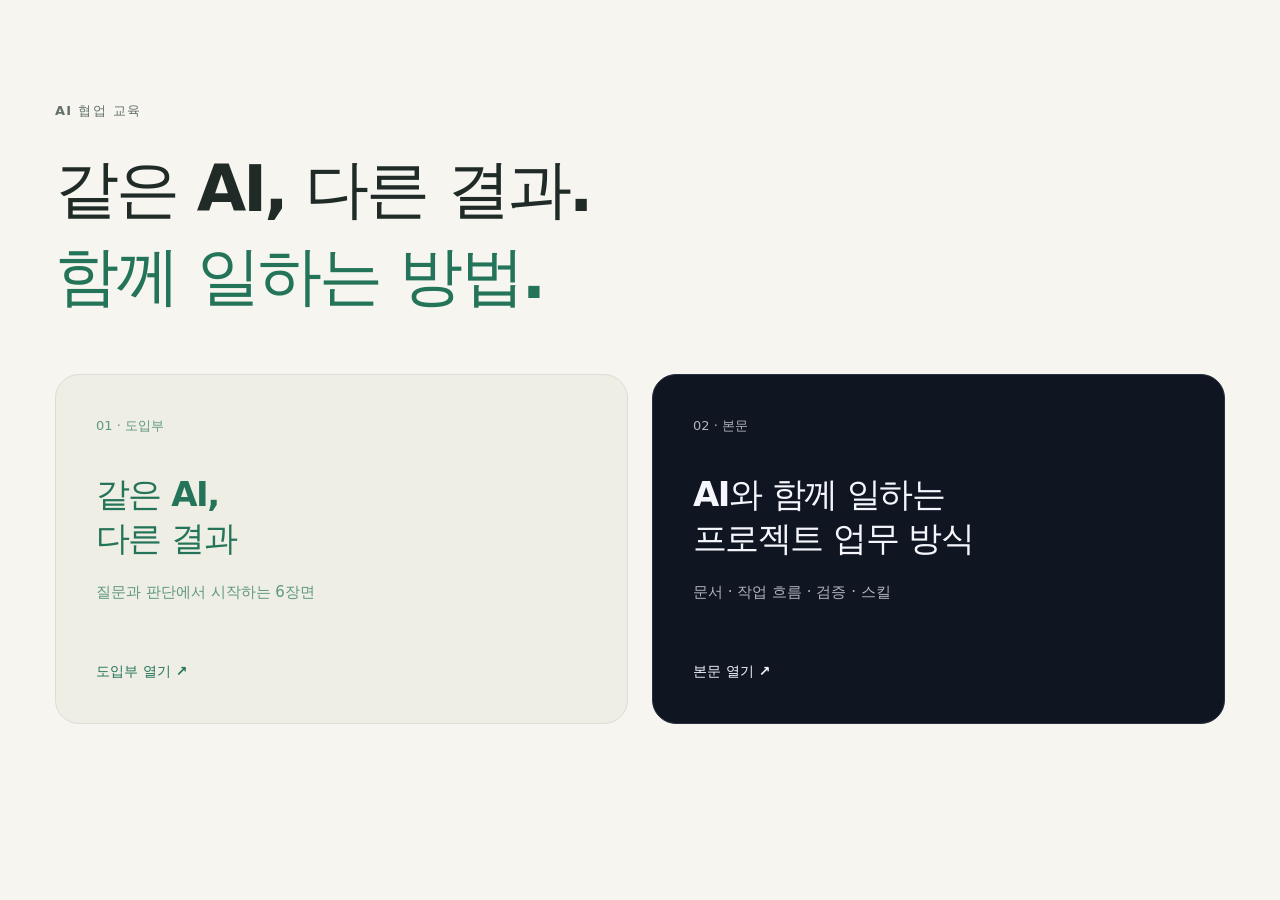
<file: index.html>
<!doctype html><html lang="ko"><head><meta charset="utf-8"><meta name="viewport" content="width=device-width,initial-scale=1"><title>AI 협업 교육</title><meta name="generator-skill" content="html-presentation-design-system"><link rel="stylesheet" href="assets/presentation.css"></head><body class="theme-light"><main class="launch-page"><p class="eyebrow">AI 협업 교육</p><h1>같은 AI, 다른 결과.<br><em>함께 일하는 방법.</em></h1><div class="launch-grid"><a class="launch-card light-preview" href="01_intro.html"><span>01 · 도입부</span><h2>같은 AI,<br>다른 결과</h2><p>질문과 판단에서 시작하는 6장면</p><b>도입부 열기 ↗</b></a><a class="launch-card dark-preview" href="02_briefing.html"><span>02 · 본문</span><h2>AI와 함께 일하는<br>프로젝트 업무 방식</h2><p>문서 · 작업 흐름 · 검증 · 스킬</p><b>본문 열기 ↗</b></a></div></main></body></html>
</file>
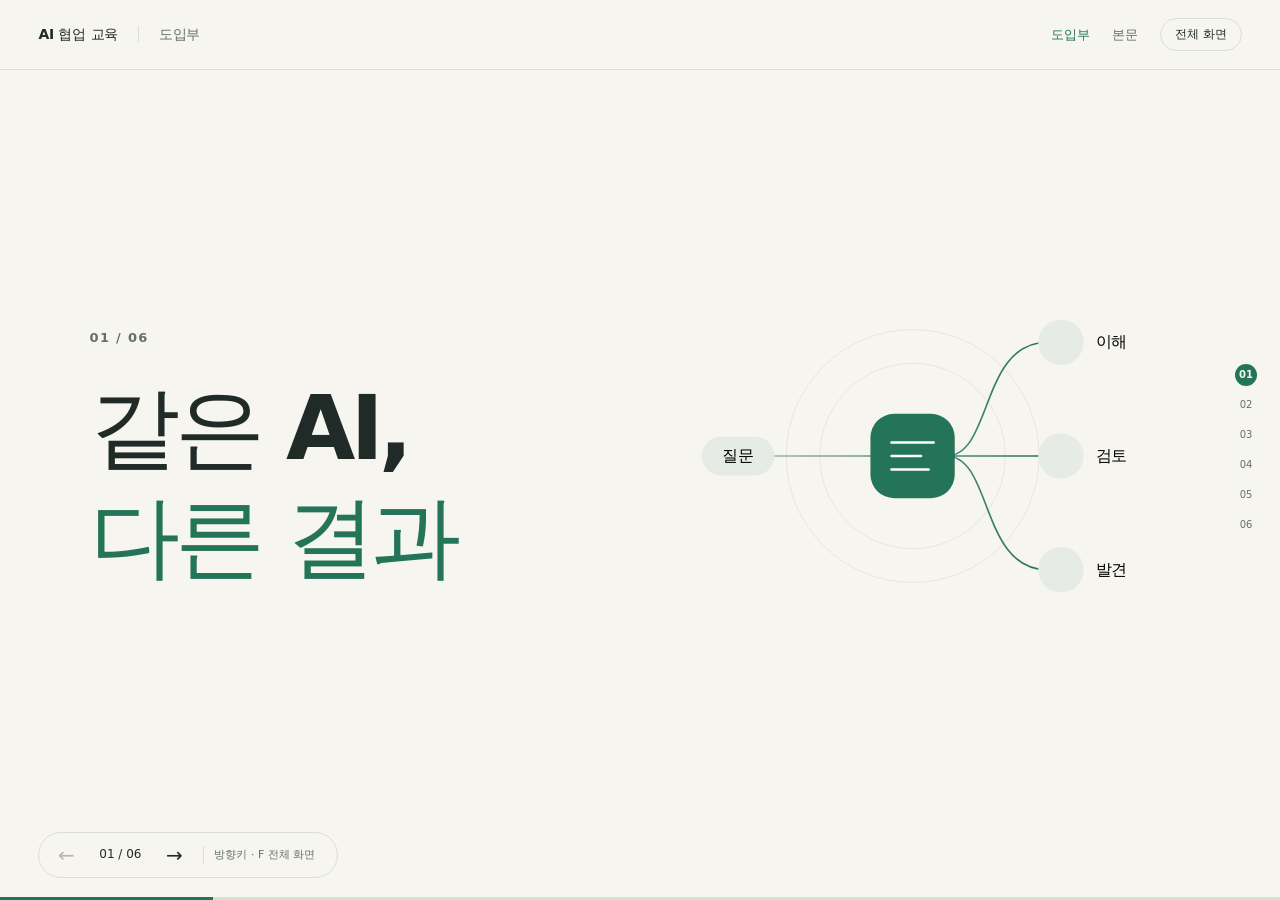
<file: 01_intro.html>
<!doctype html>
<html lang="ko"><head><meta charset="utf-8"><meta name="viewport" content="width=device-width,initial-scale=1">
<meta name="generator-skill" content="html-presentation-design-system"><title>같은 AI, 다른 결과 · AI 협업 교육</title>
<link rel="stylesheet" href="assets/presentation.css"></head>
<body class="theme-light" data-mode="slides">
<a class="skip-link" href="#main">본문으로 이동</a>
<header class="topbar"><a href="index.html" class="brand">AI 협업 교육<span>도입부</span></a><nav aria-label="자료 이동"><a href="01_intro.html" aria-current="page">도입부</a><a href="02_briefing.html" >본문</a><button type="button" id="fullscreen" aria-label="전체 화면 전환">전체 화면</button></nav></header>
<main id="main"><section class="intro-scene cover" id="scene-1" aria-labelledby="title-1"><div class="scene-inner"><div class="scene-copy"><p class="eyebrow">01 / 06</p><h1 id="title-1">같은 AI,<br><em>다른 결과</em></h1></div><div class="scene-art"><svg class="concept-art" viewBox="0 0 600 420" role="img" aria-label="같은 AI에서 이해, 검토, 발견으로 갈라지는 결과" xmlns="http://www.w3.org/2000/svg"><defs><linearGradient id="fade" x1="0" x2="1"><stop stop-color="#a5b8ac"/><stop offset="1" stop-color="#24745a"/></linearGradient></defs>
<circle cx="270" cy="210" r="150" fill="none" stroke="#e2e4db"/><circle cx="270" cy="210" r="110" fill="none" stroke="#e2e4db"/>
<path d="M70 210H230 M310 210C365 210 350 75 430 75 M310 210H430 M310 210C365 210 350 345 430 345" fill="none" stroke="url(#fade)" stroke-width="2"/>
<rect x="20" y="187" width="86" height="46" rx="23" fill="#e6ece5"/><text x="63" y="216" text-anchor="middle">질문</text>
<rect x="220" y="160" width="100" height="100" rx="28" fill="#24745a"/><path d="M245 194h50M245 210h35M245 226h44" stroke="#fff" stroke-width="3" stroke-linecap="round"/>
<circle cx="446" cy="75" r="27" fill="#e6ece5"/><circle cx="446" cy="210" r="27" fill="#e6ece5"/><circle cx="446" cy="345" r="27" fill="#e6ece5"/>
<text x="487" y="81">이해</text><text x="487" y="216">검토</text><text x="487" y="351">발견</text></svg></div></div></section><section class="intro-scene " id="scene-2" aria-labelledby="title-2"><div class="scene-inner"><div class="scene-copy"><p class="eyebrow">02 / 06</p><h1 id="title-2">유창한 말만으로<br>판단하기는<br><em>어렵습니다.</em></h1><p class=lead>LLM도 언어를 다룹니다. 방대한 지식을 학습했고, 때로는 전문가 못지않은 답변을 만들어냅니다.</p></div><div class="scene-art"><div class="answer-illustration"><div class="paper-sheet"><span class="paper-label">AI의 답변</span><i></i><i></i><i class="short"></i><i></i><i class="marked"></i><i class="short"></i><div class="review-ring" aria-hidden="true">?</div></div><p class="art-caption">내용을 확인하는 과정</p></div></div></div></section><section class="intro-scene " id="scene-3" aria-labelledby="title-3"><div class="scene-inner"><div class="scene-copy"><p class="eyebrow">03 / 06</p><h1 id="title-3">뉴턴이나<br>아인슈타인이<br><em>같은 AI를 쓴다면?</em></h1><p class=lead>그들이 가진 지식과 문제를 보는 관점이 다르기 때문에, 질문도 답변을 활용하는 방식도 달라질 것입니다.</p></div><div class="scene-art"><svg class="concept-art" viewBox="0 0 600 420" role="img" aria-label="뉴턴과 아인슈타인이 같은 AI에 서로 다른 질문을 하는 가정" xmlns="http://www.w3.org/2000/svg"><path d="M145 110C250 110 250 210 330 210M145 310C250 310 250 210 330 210" fill="none" stroke="#a8bdb1" stroke-width="2"/>
<circle cx="125" cy="110" r="58" fill="#e6ece5"/><circle cx="125" cy="310" r="58" fill="#e6ece5"/>
<path d="M115 88c12-18 34 1 19 15-9 7-10 10-10 18m0 12v2M115 288c12-18 34 1 19 15-9 7-10 10-10 18m0 12v2" stroke="#24745a" fill="none" stroke-width="3" stroke-linecap="round"/>
<text x="125" y="195" text-anchor="middle">뉴턴</text><text x="125" y="395" text-anchor="middle">아인슈타인</text>
<rect x="330" y="160" width="130" height="100" rx="25" fill="#24745a"/><text x="395" y="218" text-anchor="middle" fill="white">같은 AI</text><path d="M470 210H550" stroke="#a8bdb1" stroke-width="2"/><text x="565" y="219" fill="#24745a" font-size="35">?</text></svg></div></div></section><section class="intro-scene wide-art" id="scene-4" aria-labelledby="title-4"><div class="scene-inner"><div class="scene-copy"><p class="eyebrow">04 / 06</p><h1 id="title-4">같은 답변,<br><em>세 가지 반응</em></h1><p class=lead>AI와 나누는 대화에는 우리가 아는 것과 놓치고 있는 것이 함께 드러납니다. 그런 점에서 거울과 닮은 구석이 있습니다.</p></div><div class="scene-art"><div class="reaction-map"><div class="answer-node">같은 답변</div><div class="branch-lines" aria-hidden="true"></div><div class="reactions"><div><span>01</span><b>그대로 사용</b></div><div><span>02</span><b>오류 발견</b></div><div><span>03</span><b>새로운 질문</b></div></div></div></div></div></section><section class="intro-scene wide-art" id="scene-5" aria-labelledby="title-5"><div class="scene-inner"><div class="scene-copy"><p class="eyebrow">05 / 06</p><h1 id="title-5">확인하지 못한 결과도<br>다음 업무의<br><em>기준이 될 수 있습니다.</em></h1><p class=lead>질문한 사람도 승인하는 사람도 오류를 알아보지 못하면, 잘못된 결과가 다음 담당자에게 전달될 수 있습니다.</p></div><div class="scene-art"><div class="handoff"><div>초안</div><span aria-hidden="true">→</span><div>승인</div><span aria-hidden="true">→</span><div>다음 담당자</div></div><div class="missing-check"><span aria-hidden="true">!</span>검토가 빠진 채 전달되는 결과</div></div></div></section><section class="intro-scene " id="scene-6" aria-labelledby="title-6"><div class="scene-inner"><div class="scene-copy"><p class="eyebrow">06 / 06</p><h1 id="title-6">함께 일하려면<br><em>판단 기준을<br>공유해야 합니다.</em></h1><p class=lead>우리가 AI 협업을 위해 문서와 작업 기준을 만드는 이유도 여기에 있습니다.</p><a class="primary-link" href="02_briefing.html">실제 업무 방식 살펴보기 <span aria-hidden="true">↗</span></a></div><div class="scene-art"><div class="shared-standard"><span>기획</span><span>디자인</span><div class="standard-core"><b>공통 기준</b><small>문서 · 작업 · 검증 · 기록</small></div><span>개발 · QA</span><span>PM</span></div></div></div></section></main>
<nav class="deck-controls" aria-label="발표 이동"><button id="prev" type="button" aria-label="이전 장면">←</button><span id="counter" aria-live="polite">01 / 06</span><button id="next" type="button" aria-label="다음 장면">→</button><span class="control-hint">방향키 · F 전체 화면</span></nav>
<nav class="chapter-nav" aria-label="장면 선택"><a href="#scene-1" aria-label="1번째 장면"><span>01</span></a><a href="#scene-2" aria-label="2번째 장면"><span>02</span></a><a href="#scene-3" aria-label="3번째 장면"><span>03</span></a><a href="#scene-4" aria-label="4번째 장면"><span>04</span></a><a href="#scene-5" aria-label="5번째 장면"><span>05</span></a><a href="#scene-6" aria-label="6번째 장면"><span>06</span></a></nav>
<div class="progress-track" aria-hidden="true"><span id="progress"></span></div>
<script src="assets/presentation.js"></script></body></html>
</file>
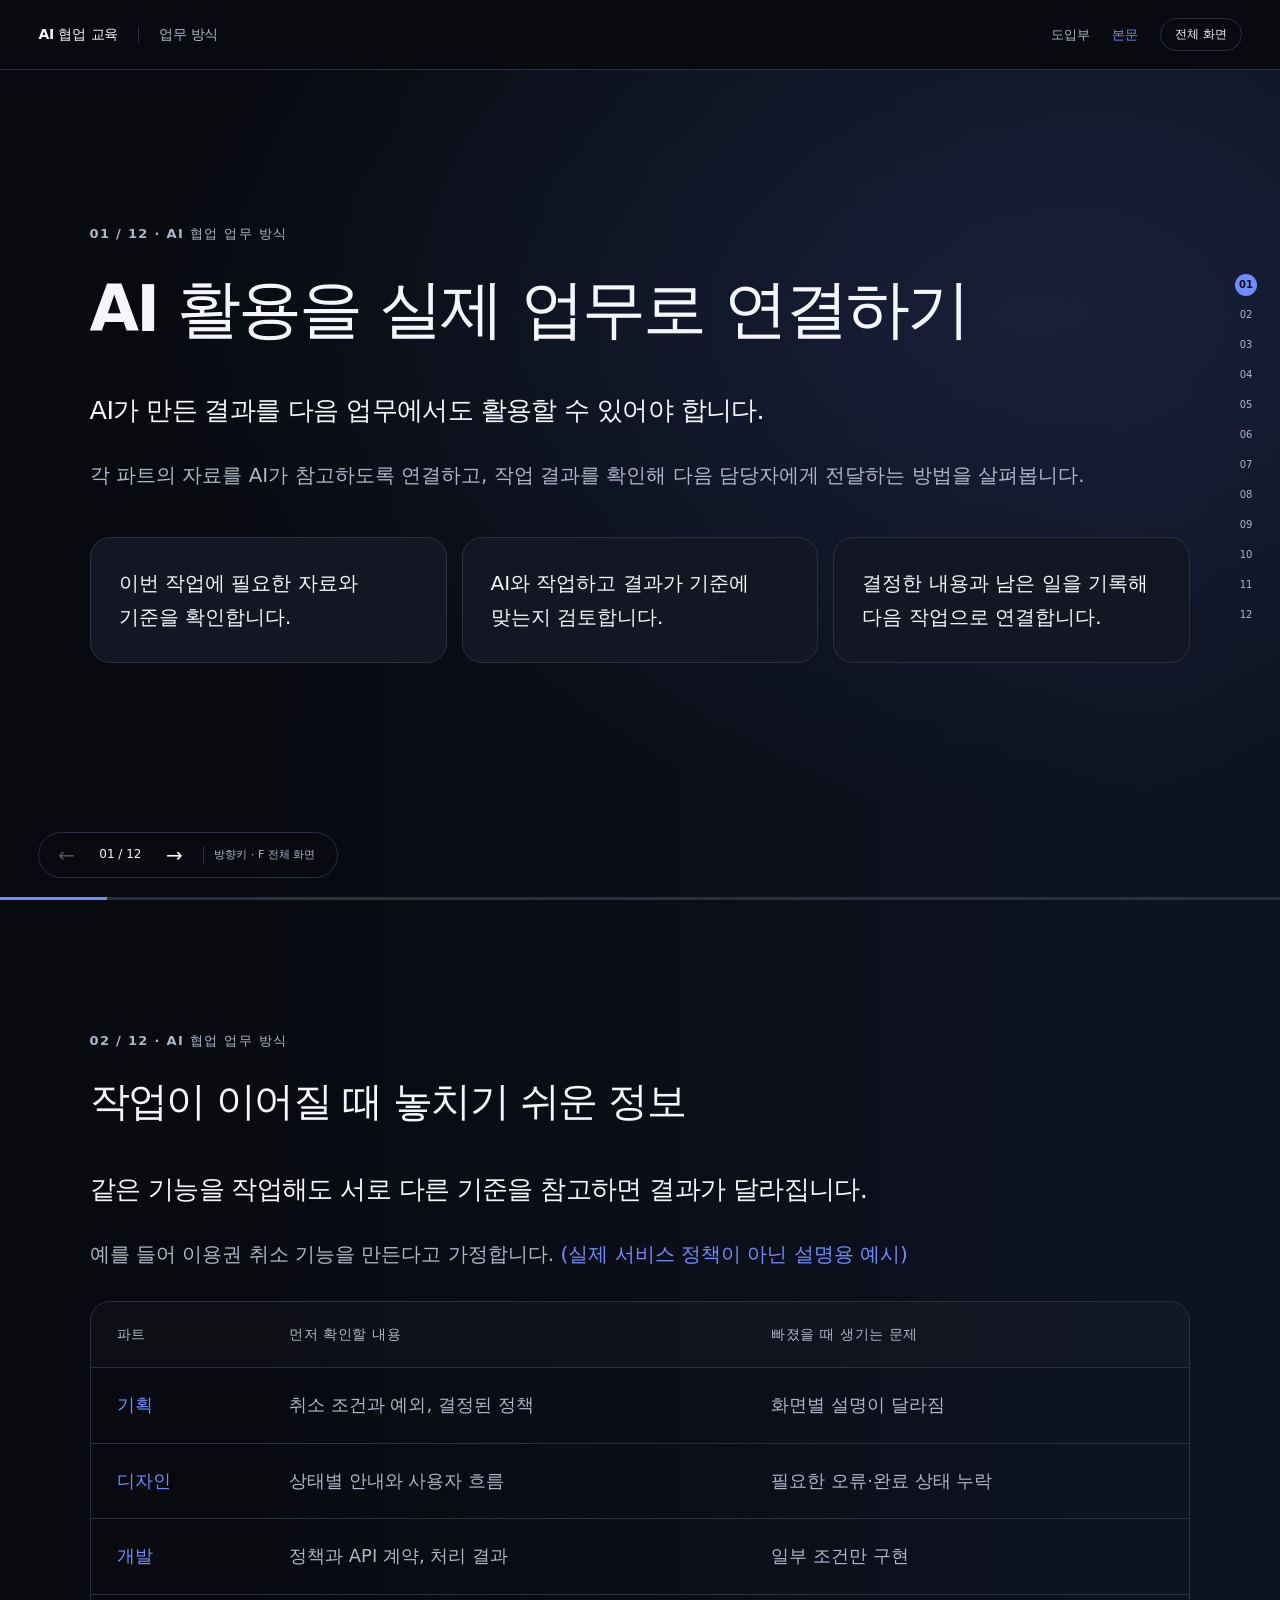
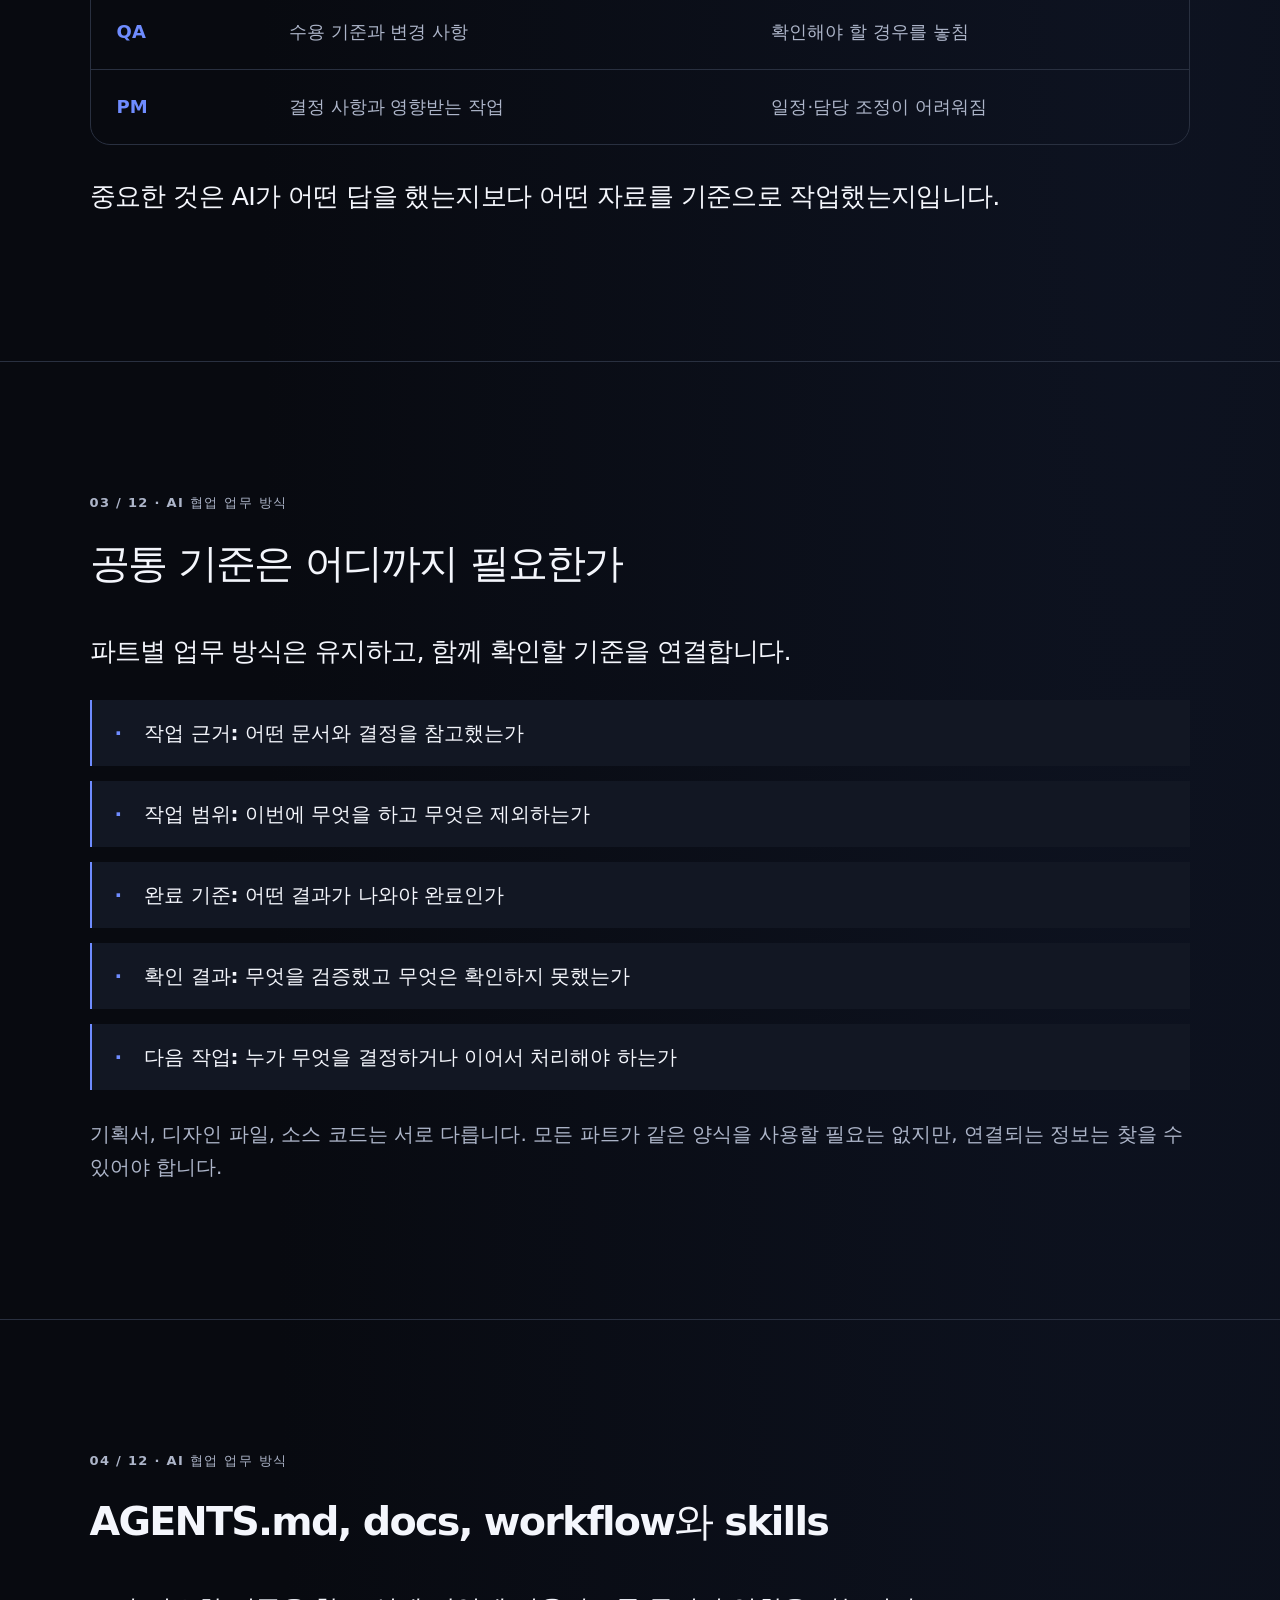
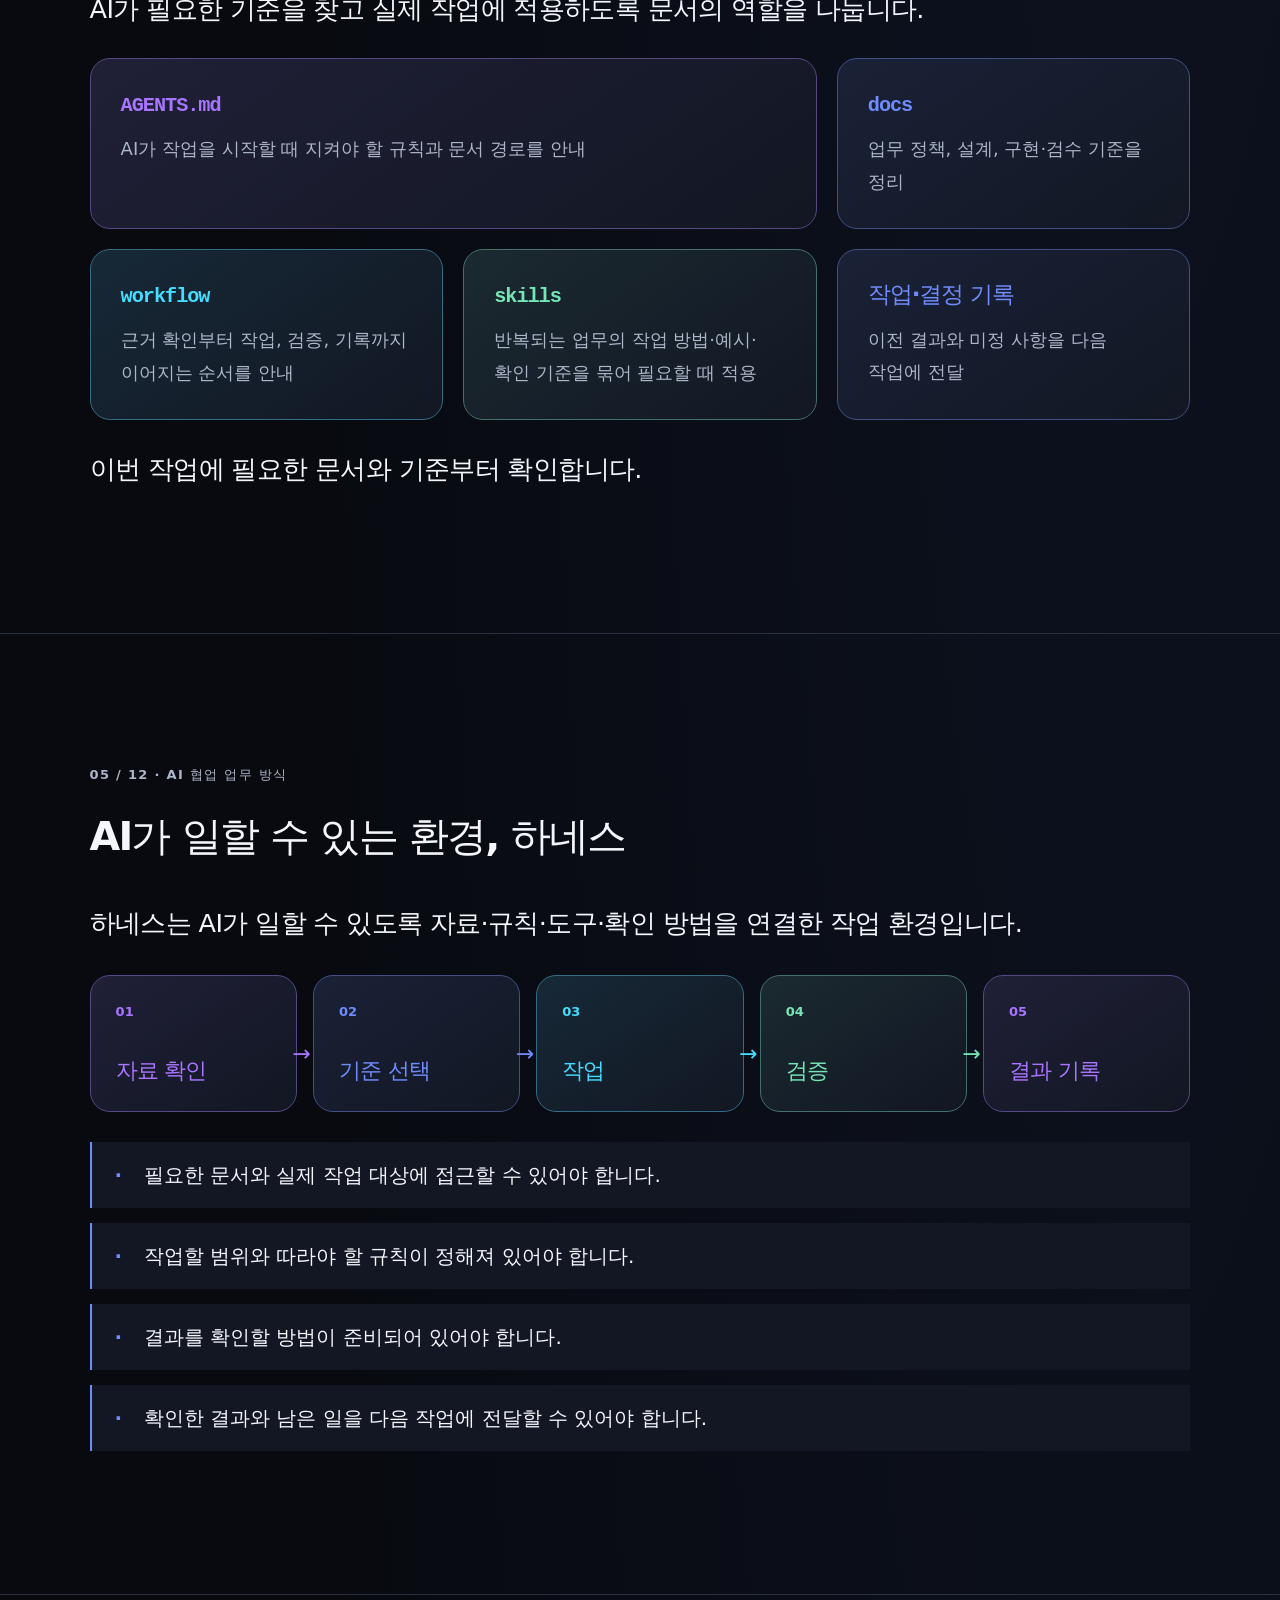
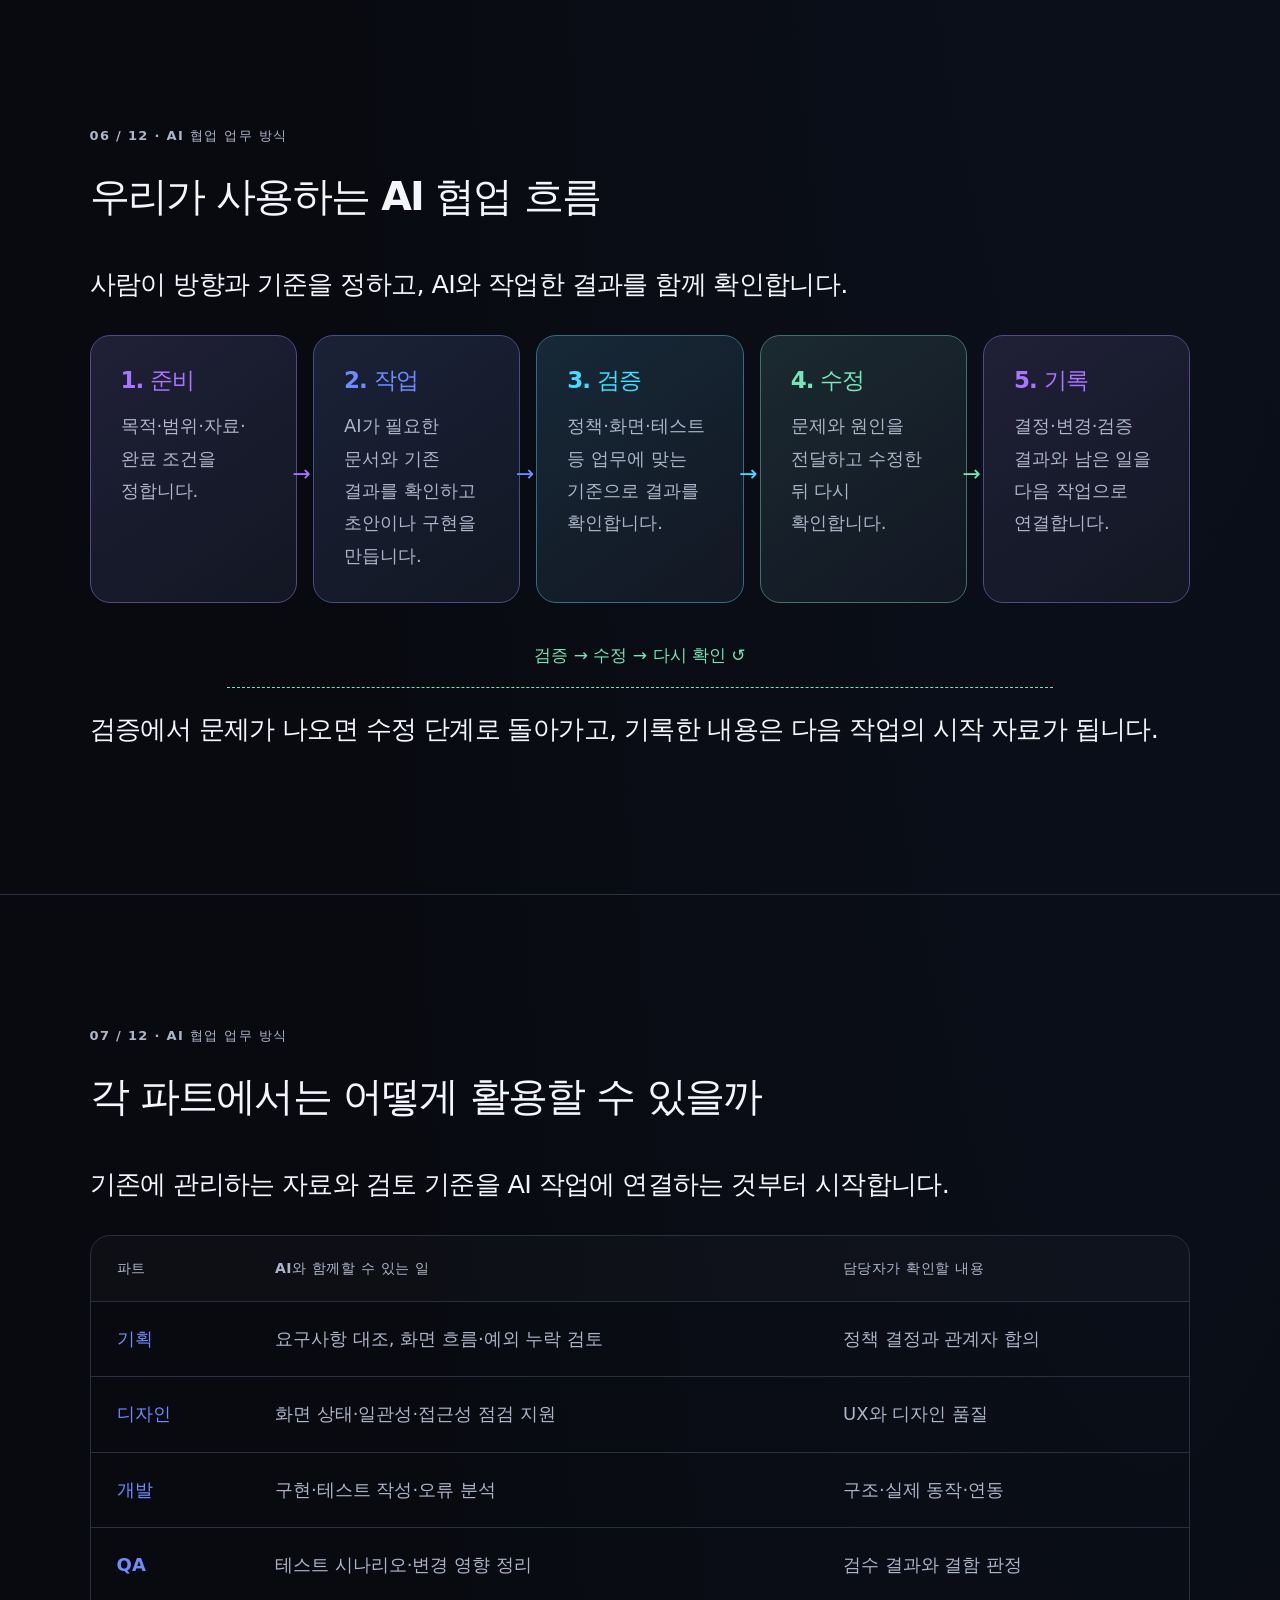
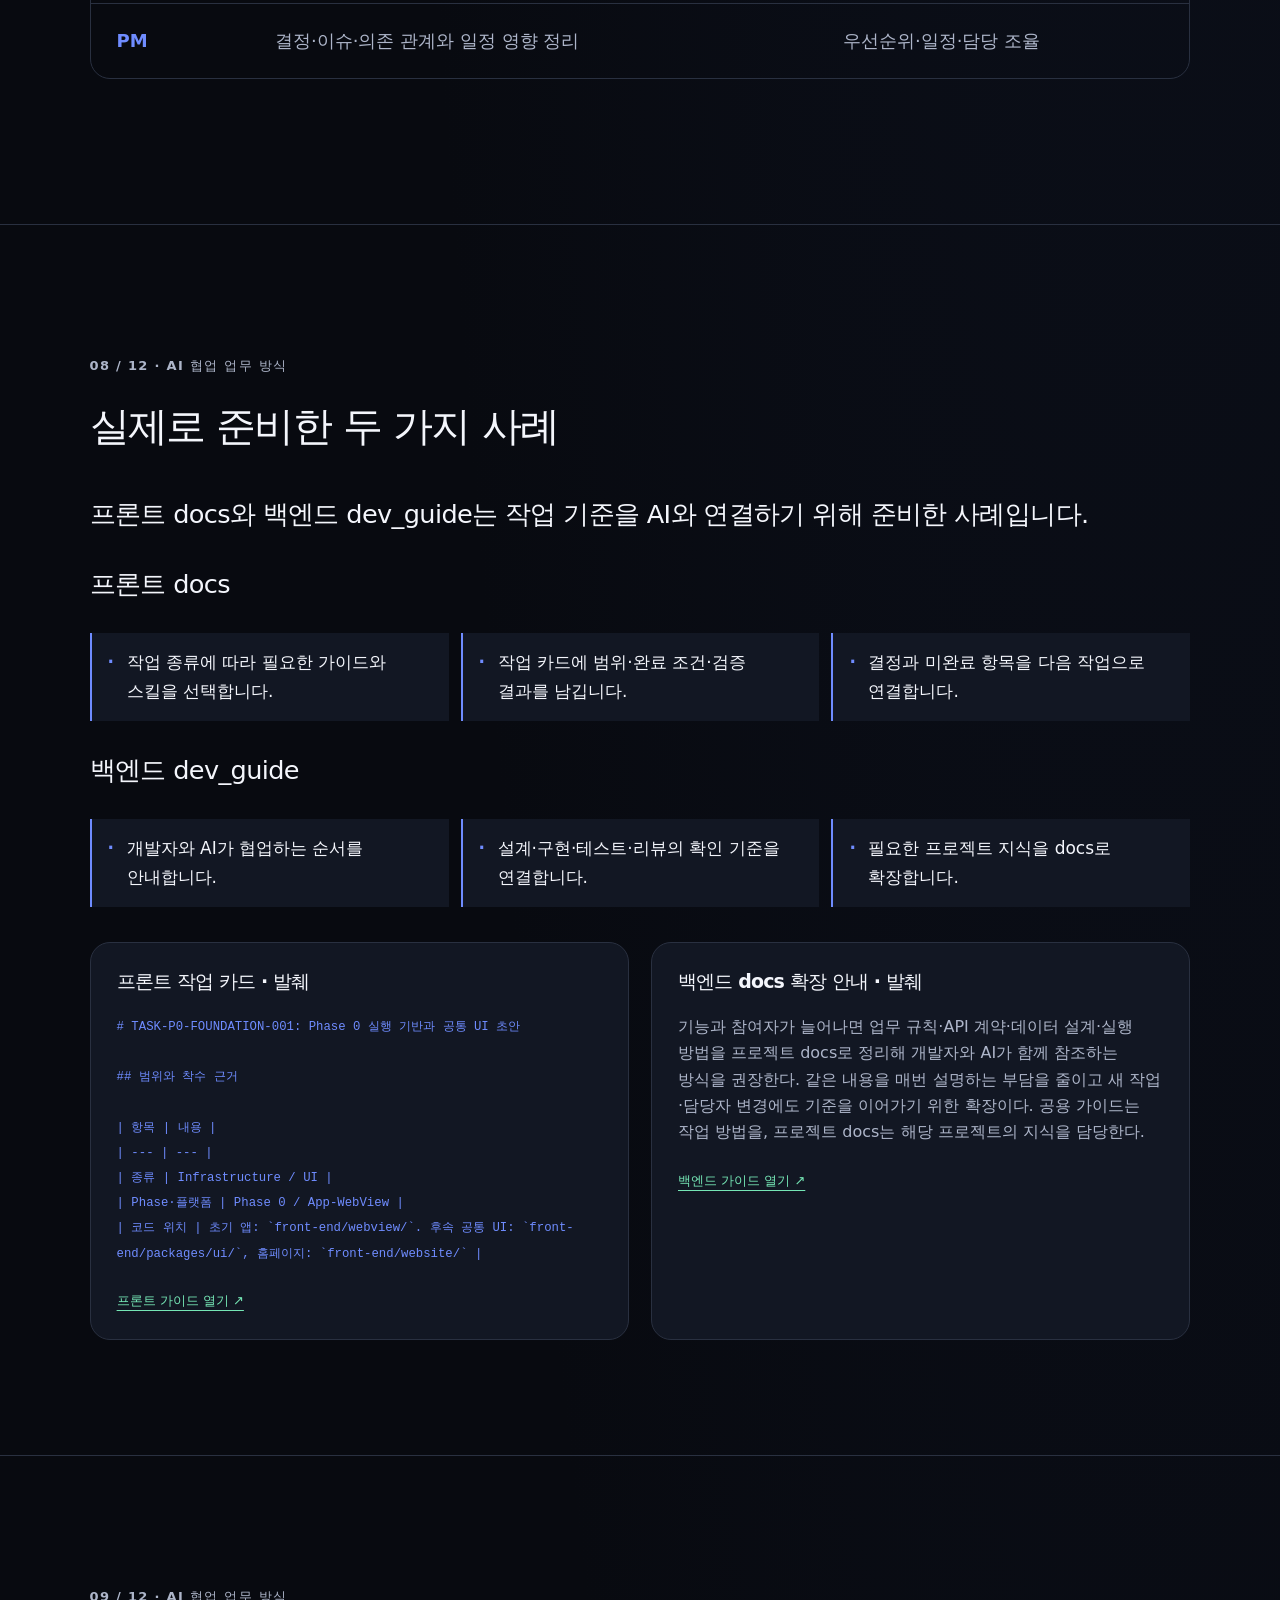
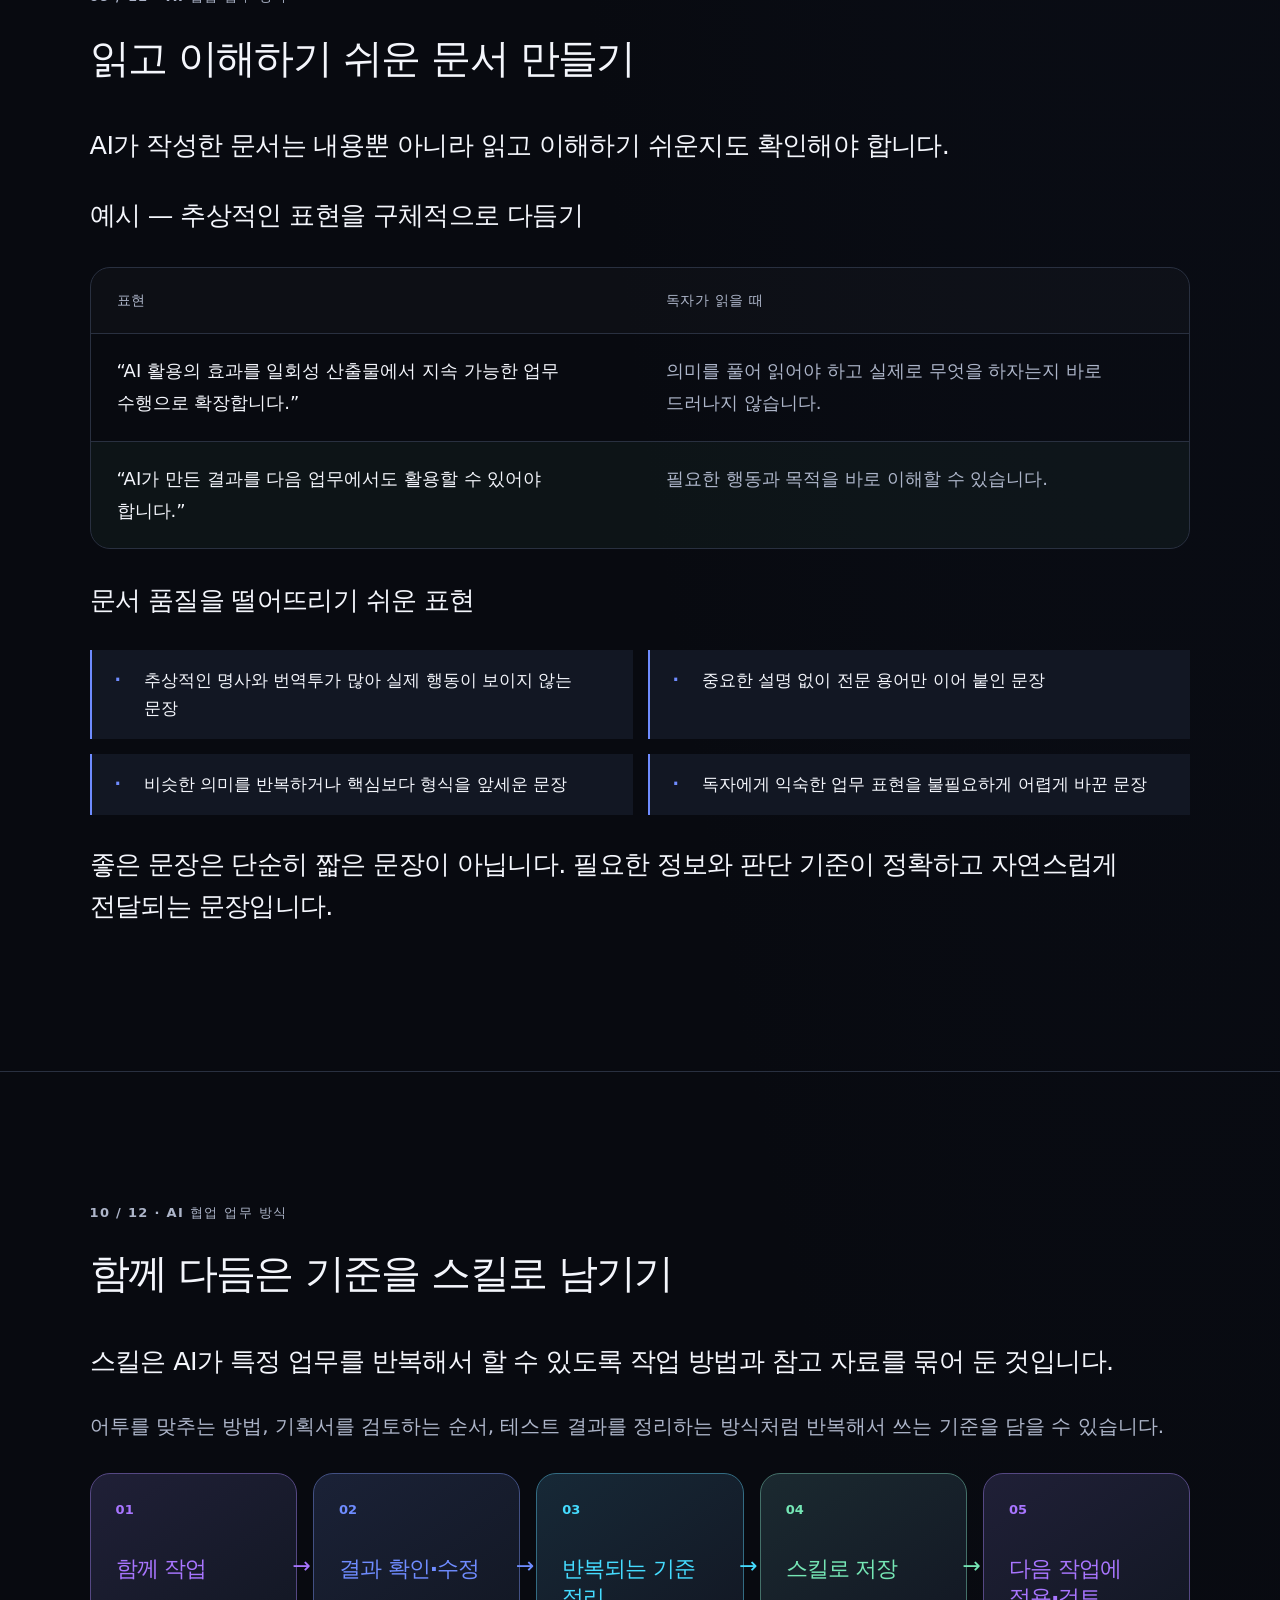
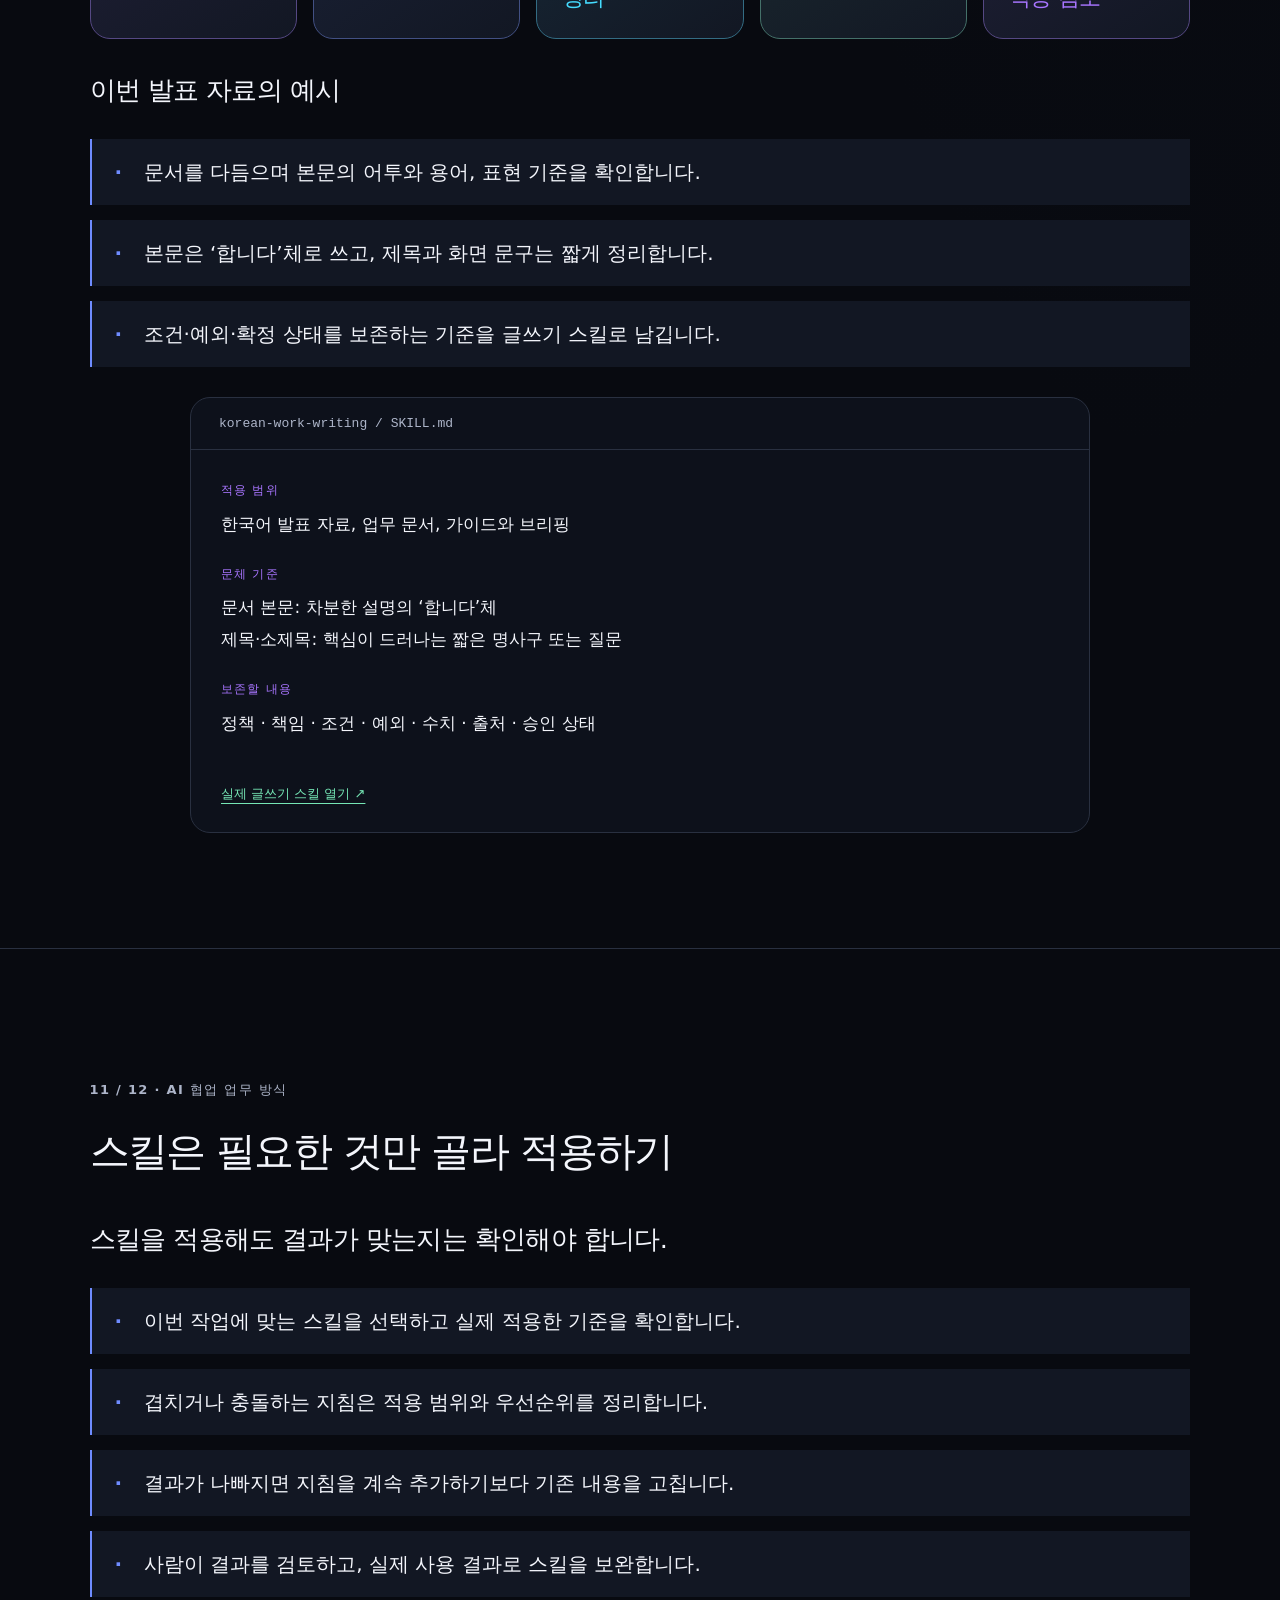
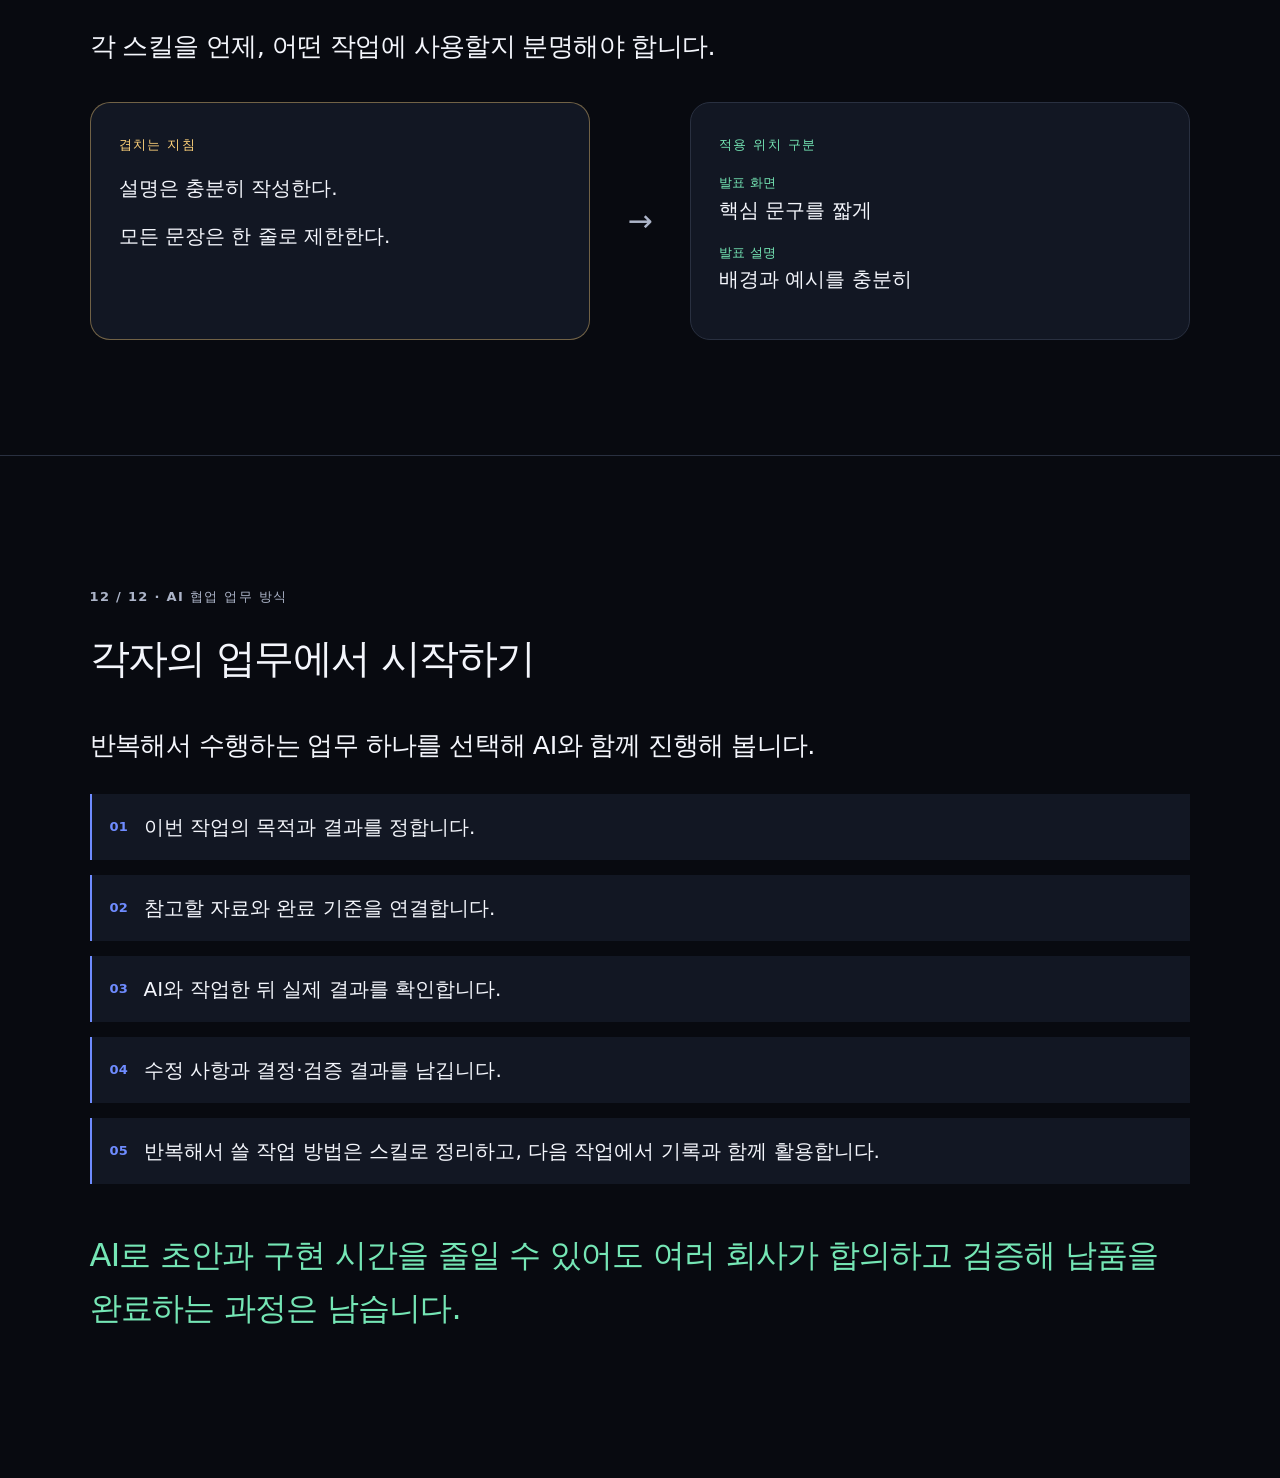
<file: 02_briefing.html>
<!doctype html>
<html lang="ko"><head><meta charset="utf-8"><meta name="viewport" content="width=device-width,initial-scale=1">
<meta name="generator-skill" content="html-presentation-design-system"><title>AI와 함께 일하는 프로젝트 업무 방식</title>
<link rel="stylesheet" href="assets/presentation.css"></head>
<body class="theme-dark" data-mode="scroll">
<a class="skip-link" href="#main">본문으로 이동</a>
<header class="topbar"><a href="index.html" class="brand">AI 협업 교육<span>업무 방식</span></a><nav aria-label="자료 이동"><a href="01_intro.html" >도입부</a><a href="02_briefing.html" aria-current="page">본문</a><button type="button" id="fullscreen" aria-label="전체 화면 전환">전체 화면</button></nav></header>
<main id="main"><section class="briefing-section chapter-1" id="chapter-1" aria-labelledby="chapter-title-1"><div class="briefing-content"><p class="eyebrow">01 / 12 · AI 협업 업무 방식</p><h2 id="chapter-title-1">AI 활용을 실제 업무로 연결하기</h2><div class="section-body"><p class="key-line"><strong>AI가 만든 결과를 다음 업무에서도 활용할 수 있어야 합니다.</strong></p>
<p class="body-copy">각 파트의 자료를 AI가 참고하도록 연결하고, 작업 결과를 확인해 다음 담당자에게 전달하는 방법을 살펴봅니다.</p>
<ul class="action-list"><li>이번 작업에 필요한 자료와 기준을 확인합니다.</li><li>AI와 작업하고 결과가 기준에 맞는지 검토합니다.</li><li>결정한 내용과 남은 일을 기록해 다음 작업으로 연결합니다.</li></ul></div></div></section>
<section class="briefing-section chapter-2" id="chapter-2" aria-labelledby="chapter-title-2"><div class="briefing-content"><p class="eyebrow">02 / 12 · AI 협업 업무 방식</p><h2 id="chapter-title-2">작업이 이어질 때 놓치기 쉬운 정보</h2><div class="section-body"><p class="key-line"><strong>같은 기능을 작업해도 서로 다른 기준을 참고하면 결과가 달라집니다.</strong></p>
<p class="body-copy">예를 들어 이용권 취소 기능을 만든다고 가정합니다. <em>(실제 서비스 정책이 아닌 설명용 예시)</em></p>
<div class="table-wrap"><table><thead><tr><th scope="col">파트</th><th scope="col">먼저 확인할 내용</th><th scope="col">빠졌을 때 생기는 문제</th></tr></thead><tbody><tr><td data-label="파트">기획</td><td data-label="먼저 확인할 내용">취소 조건과 예외, 결정된 정책</td><td data-label="빠졌을 때 생기는 문제">화면별 설명이 달라짐</td></tr><tr><td data-label="파트">디자인</td><td data-label="먼저 확인할 내용">상태별 안내와 사용자 흐름</td><td data-label="빠졌을 때 생기는 문제">필요한 오류·완료 상태 누락</td></tr><tr><td data-label="파트">개발</td><td data-label="먼저 확인할 내용">정책과 API 계약, 처리 결과</td><td data-label="빠졌을 때 생기는 문제">일부 조건만 구현</td></tr><tr><td data-label="파트">QA</td><td data-label="먼저 확인할 내용">수용 기준과 변경 사항</td><td data-label="빠졌을 때 생기는 문제">확인해야 할 경우를 놓침</td></tr><tr><td data-label="파트">PM</td><td data-label="먼저 확인할 내용">결정 사항과 영향받는 작업</td><td data-label="빠졌을 때 생기는 문제">일정·담당 조정이 어려워짐</td></tr></tbody></table></div>
<p class="key-line"><strong>중요한 것은 AI가 어떤 답을 했는지보다 어떤 자료를 기준으로 작업했는지입니다.</strong></p></div></div></section>
<section class="briefing-section chapter-3" id="chapter-3" aria-labelledby="chapter-title-3"><div class="briefing-content"><p class="eyebrow">03 / 12 · AI 협업 업무 방식</p><h2 id="chapter-title-3">공통 기준은 어디까지 필요한가</h2><div class="section-body"><p class="key-line"><strong>파트별 업무 방식은 유지하고, 함께 확인할 기준을 연결합니다.</strong></p>
<ul class="action-list"><li><strong>작업 근거:</strong> 어떤 문서와 결정을 참고했는가</li><li><strong>작업 범위:</strong> 이번에 무엇을 하고 무엇은 제외하는가</li><li><strong>완료 기준:</strong> 어떤 결과가 나와야 완료인가</li><li><strong>확인 결과:</strong> 무엇을 검증했고 무엇은 확인하지 못했는가</li><li><strong>다음 작업:</strong> 누가 무엇을 결정하거나 이어서 처리해야 하는가</li></ul>
<p class="body-copy">기획서, 디자인 파일, 소스 코드는 서로 다릅니다. 모든 파트가 같은 양식을 사용할 필요는 없지만, 연결되는 정보는 찾을 수 있어야 합니다.</p></div></div></section>
<section class="briefing-section chapter-4" id="chapter-4" aria-labelledby="chapter-title-4"><div class="briefing-content"><p class="eyebrow">04 / 12 · AI 협업 업무 방식</p><h2 id="chapter-title-4">AGENTS.md, docs, workflow와 skills</h2><div class="section-body"><p class="key-line"><strong>AI가 필요한 기준을 찾고 실제 작업에 적용하도록 문서의 역할을 나눕니다.</strong></p>
<div class="role-grid"><article class="card-surface tone-human"><h3><code>AGENTS.md</code></h3><p>AI가 작업을 시작할 때 지켜야 할 규칙과 문서 경로를 안내</p></article><article class="card-surface tone-guide"><h3><code>docs</code></h3><p>업무 정책, 설계, 구현·검수 기준을 정리</p></article><article class="card-surface tone-ai"><h3><code>workflow</code></h3><p>근거 확인부터 작업, 검증, 기록까지 이어지는 순서를 안내</p></article><article class="card-surface tone-source"><h3><code>skills</code></h3><p>반복되는 업무의 작업 방법·예시·확인 기준을 묶어 필요할 때 적용</p></article><article class="card-surface tone-guide"><h3>작업·결정 기록</h3><p>이전 결과와 미정 사항을 다음 작업에 전달</p></article></div>
<p class="key-line"><strong>이번 작업에 필요한 문서와 기준부터 확인합니다.</strong></p></div></div></section>
<section class="briefing-section chapter-5" id="chapter-5" aria-labelledby="chapter-title-5"><div class="briefing-content"><p class="eyebrow">05 / 12 · AI 협업 업무 방식</p><h2 id="chapter-title-5">AI가 일할 수 있는 환경, 하네스</h2><div class="section-body"><p class="key-line"><strong>하네스는 AI가 일할 수 있도록 자료·규칙·도구·확인 방법을 연결한 작업 환경입니다.</strong></p>
<div class="sequence-palette flow-grid compact-flow"><article class="card-surface"><span class="step-number">01</span><h3>자료 확인</h3></article><article class="card-surface"><span class="step-number">02</span><h3>기준 선택</h3></article><article class="card-surface"><span class="step-number">03</span><h3>작업</h3></article><article class="card-surface"><span class="step-number">04</span><h3>검증</h3></article><article class="card-surface"><span class="step-number">05</span><h3>결과 기록</h3></article></div>
<ul class="action-list"><li>필요한 문서와 실제 작업 대상에 접근할 수 있어야 합니다.</li><li>작업할 범위와 따라야 할 규칙이 정해져 있어야 합니다.</li><li>결과를 확인할 방법이 준비되어 있어야 합니다.</li><li>확인한 결과와 남은 일을 다음 작업에 전달할 수 있어야 합니다.</li></ul></div></div></section>
<section class="briefing-section chapter-6" id="chapter-6" aria-labelledby="chapter-title-6"><div class="briefing-content"><p class="eyebrow">06 / 12 · AI 협업 업무 방식</p><h2 id="chapter-title-6">우리가 사용하는 AI 협업 흐름</h2><div class="section-body"><p class="key-line"><strong>사람이 방향과 기준을 정하고, AI와 작업한 결과를 함께 확인합니다.</strong></p>
<div class="sequence-palette flow-grid"><article class="card-surface "><h3><strong>1. 준비</strong></h3><p>목적·범위·자료·완료 조건을 정합니다.</p></article><article class="card-surface "><h3><strong>2. 작업</strong></h3><p>AI가 필요한 문서와 기존 결과를 확인하고 초안이나 구현을 만듭니다.</p></article><article class="card-surface "><h3><strong>3. 검증</strong></h3><p>정책·화면·테스트 등 업무에 맞는 기준으로 결과를 확인합니다.</p></article><article class="card-surface "><h3><strong>4. 수정</strong></h3><p>문제와 원인을 전달하고 수정한 뒤 다시 확인합니다.</p></article><article class="card-surface "><h3><strong>5. 기록</strong></h3><p>결정·변경·검증 결과와 남은 일을 다음 작업으로 연결합니다.</p></article></div>
<div class="return-path" aria-label="검증 후 수정하고 다시 확인">검증 → 수정 → 다시 확인 ↺</div>
<p class="key-line"><strong>검증에서 문제가 나오면 수정 단계로 돌아가고, 기록한 내용은 다음 작업의 시작 자료가 됩니다.</strong></p></div></div></section>
<section class="briefing-section chapter-7" id="chapter-7" aria-labelledby="chapter-title-7"><div class="briefing-content"><p class="eyebrow">07 / 12 · AI 협업 업무 방식</p><h2 id="chapter-title-7">각 파트에서는 어떻게 활용할 수 있을까</h2><div class="section-body"><p class="key-line"><strong>기존에 관리하는 자료와 검토 기준을 AI 작업에 연결하는 것부터 시작합니다.</strong></p>
<div class="table-wrap"><table><thead><tr><th scope="col">파트</th><th scope="col">AI와 함께할 수 있는 일</th><th scope="col">담당자가 확인할 내용</th></tr></thead><tbody><tr><td data-label="파트">기획</td><td data-label="AI와 함께할 수 있는 일">요구사항 대조, 화면 흐름·예외 누락 검토</td><td data-label="담당자가 확인할 내용">정책 결정과 관계자 합의</td></tr><tr><td data-label="파트">디자인</td><td data-label="AI와 함께할 수 있는 일">화면 상태·일관성·접근성 점검 지원</td><td data-label="담당자가 확인할 내용">UX와 디자인 품질</td></tr><tr><td data-label="파트">개발</td><td data-label="AI와 함께할 수 있는 일">구현·테스트 작성·오류 분석</td><td data-label="담당자가 확인할 내용">구조·실제 동작·연동</td></tr><tr><td data-label="파트">QA</td><td data-label="AI와 함께할 수 있는 일">테스트 시나리오·변경 영향 정리</td><td data-label="담당자가 확인할 내용">검수 결과와 결함 판정</td></tr><tr><td data-label="파트">PM</td><td data-label="AI와 함께할 수 있는 일">결정·이슈·의존 관계와 일정 영향 정리</td><td data-label="담당자가 확인할 내용">우선순위·일정·담당 조율</td></tr></tbody></table></div></div></div></section>
<section class="briefing-section chapter-8" id="chapter-8" aria-labelledby="chapter-title-8"><div class="briefing-content"><p class="eyebrow">08 / 12 · AI 협업 업무 방식</p><h2 id="chapter-title-8">실제로 준비한 두 가지 사례</h2><div class="section-body"><p class="key-line"><strong>프론트 docs와 백엔드 dev_guide는 작업 기준을 AI와 연결하기 위해 준비한 사례입니다.</strong></p>
<p class="key-line"><strong>프론트 docs</strong></p>
<ul class="action-list"><li>작업 종류에 따라 필요한 가이드와 스킬을 선택합니다.</li><li>작업 카드에 범위·완료 조건·검증 결과를 남깁니다.</li><li>결정과 미완료 항목을 다음 작업으로 연결합니다.</li></ul>
<p class="key-line"><strong>백엔드 dev_guide</strong></p>
<ul class="action-list"><li>개발자와 AI가 협업하는 순서를 안내합니다.</li><li>설계·구현·테스트·리뷰의 확인 기준을 연결합니다.</li><li>필요한 프로젝트 지식을 docs로 확장합니다.</li></ul><div class="source-grid"><article class="source-panel"><h3>프론트 작업 카드 · 발췌</h3><pre><code># TASK-P0-FOUNDATION-001: Phase 0 실행 기반과 공통 UI 초안

## 범위와 착수 근거

| 항목 | 내용 |
| --- | --- |
| 종류 | Infrastructure / UI |
| Phase·플랫폼 | Phase 0 / App-WebView |
| 코드 위치 | 초기 앱: `front-end/webview/`. 후속 공통 UI: `front-end/packages/ui/`, 홈페이지: `front-end/website/` |</code></pre><a href="https://minsukong.github.io/lounge-docs/" target="_blank" rel="noopener noreferrer">프론트 가이드 열기 ↗</a></article><article class="source-panel"><h3>백엔드 docs 확장 안내 · 발췌</h3><p>기능과 참여자가 늘어나면 업무 규칙·API 계약·데이터 설계·실행 방법을 프로젝트 docs로 정리해 개발자와 AI가 함께 참조하는 방식을 권장한다. 같은 내용을 매번 설명하는 부담을 줄이고 새 작업·담당자 변경에도 기준을 이어가기 위한 확장이다. 공용 가이드는 작업 방법을, 프로젝트 docs는 해당 프로젝트의 지식을 담당한다.</p><a href="https://minsukong.github.io/dev_guide/" target="_blank" rel="noopener noreferrer">백엔드 가이드 열기 ↗</a></article></div></div></div></section>
<section class="briefing-section chapter-9" id="chapter-9" aria-labelledby="chapter-title-9"><div class="briefing-content"><p class="eyebrow">09 / 12 · AI 협업 업무 방식</p><h2 id="chapter-title-9">읽고 이해하기 쉬운 문서 만들기</h2><div class="section-body"><p class="key-line"><strong>AI가 작성한 문서는 내용뿐 아니라 읽고 이해하기 쉬운지도 확인해야 합니다.</strong></p>
<p class="key-line"><strong>예시 — 추상적인 표현을 구체적으로 다듬기</strong></p>
<div class="table-wrap"><table><thead><tr><th scope="col">표현</th><th scope="col">독자가 읽을 때</th></tr></thead><tbody><tr><td data-label="표현">“AI 활용의 효과를 일회성 산출물에서 지속 가능한 업무 수행으로 확장합니다.”</td><td data-label="독자가 읽을 때">의미를 풀어 읽어야 하고 실제로 무엇을 하자는지 바로 드러나지 않습니다.</td></tr><tr><td data-label="표현">“AI가 만든 결과를 다음 업무에서도 활용할 수 있어야 합니다.”</td><td data-label="독자가 읽을 때">필요한 행동과 목적을 바로 이해할 수 있습니다.</td></tr></tbody></table></div>
<p class="key-line"><strong>문서 품질을 떨어뜨리기 쉬운 표현</strong></p>
<ul class="action-list"><li>추상적인 명사와 번역투가 많아 실제 행동이 보이지 않는 문장</li><li>중요한 설명 없이 전문 용어만 이어 붙인 문장</li><li>비슷한 의미를 반복하거나 핵심보다 형식을 앞세운 문장</li><li>독자에게 익숙한 업무 표현을 불필요하게 어렵게 바꾼 문장</li></ul>
<p class="key-line"><strong>좋은 문장은 단순히 짧은 문장이 아닙니다. 필요한 정보와 판단 기준이 정확하고 자연스럽게 전달되는 문장입니다.</strong></p></div></div></section>
<section class="briefing-section chapter-10" id="chapter-10" aria-labelledby="chapter-title-10"><div class="briefing-content"><p class="eyebrow">10 / 12 · AI 협업 업무 방식</p><h2 id="chapter-title-10">함께 다듬은 기준을 스킬로 남기기</h2><div class="section-body"><p class="key-line"><strong>스킬은 AI가 특정 업무를 반복해서 할 수 있도록 작업 방법과 참고 자료를 묶어 둔 것입니다.</strong></p>
<p class="body-copy">어투를 맞추는 방법, 기획서를 검토하는 순서, 테스트 결과를 정리하는 방식처럼 반복해서 쓰는 기준을 담을 수 있습니다.</p>
<div class="sequence-palette flow-grid compact-flow"><article class="card-surface"><span class="step-number">01</span><h3>함께 작업</h3></article><article class="card-surface"><span class="step-number">02</span><h3>결과 확인·수정</h3></article><article class="card-surface"><span class="step-number">03</span><h3>반복되는 기준 정리</h3></article><article class="card-surface"><span class="step-number">04</span><h3>스킬로 저장</h3></article><article class="card-surface"><span class="step-number">05</span><h3>다음 작업에 적용·검토</h3></article></div>
<p class="key-line"><strong>이번 발표 자료의 예시</strong></p>
<ul class="action-list"><li>문서를 다듬으며 본문의 어투와 용어, 표현 기준을 확인합니다.</li><li>본문은 ‘합니다’체로 쓰고, 제목과 화면 문구는 짧게 정리합니다.</li><li>조건·예외·확정 상태를 보존하는 기준을 글쓰기 스킬로 남깁니다.</li></ul><div class="skill-preview"><div class="file-tab">korean-work-writing / SKILL.md</div><div class="skill-preview-body"><span class="code-key">적용 범위</span><p>한국어 발표 자료, 업무 문서, 가이드와 브리핑</p><span class="code-key">문체 기준</span><p>문서 본문: 차분한 설명의 ‘합니다’체<br>제목·소제목: 핵심이 드러나는 짧은 명사구 또는 질문</p><span class="code-key">보존할 내용</span><p>정책 · 책임 · 조건 · 예외 · 수치 · 출처 · 승인 상태</p><a href="skills/korean-work-writing/SKILL.md">실제 글쓰기 스킬 열기 ↗</a></div></div></div></div></section>
<section class="briefing-section chapter-11" id="chapter-11" aria-labelledby="chapter-title-11"><div class="briefing-content"><p class="eyebrow">11 / 12 · AI 협업 업무 방식</p><h2 id="chapter-title-11">스킬은 필요한 것만 골라 적용하기</h2><div class="section-body"><p class="key-line"><strong>스킬을 적용해도 결과가 맞는지는 확인해야 합니다.</strong></p>
<ul class="action-list"><li>이번 작업에 맞는 스킬을 선택하고 실제 적용한 기준을 확인합니다.</li><li>겹치거나 충돌하는 지침은 적용 범위와 우선순위를 정리합니다.</li><li>결과가 나빠지면 지침을 계속 추가하기보다 기존 내용을 고칩니다.</li><li>사람이 결과를 검토하고, 실제 사용 결과로 스킬을 보완합니다.</li></ul>
<p class="key-line"><strong>각 스킬을 언제, 어떤 작업에 사용할지 분명해야 합니다.</strong></p><div class="conflict-demo"><div class="conflict-side"><span class="eyebrow">겹치는 지침</span><p>설명은 충분히 작성한다.</p><p>모든 문장은 한 줄로 제한한다.</p></div><span class="conflict-arrow" aria-hidden="true">→</span><div class="resolution-side"><span class="eyebrow">적용 위치 구분</span><p><b>발표 화면</b>핵심 문구를 짧게</p><p><b>발표 설명</b>배경과 예시를 충분히</p></div></div></div></div></section>
<section class="briefing-section chapter-12" id="chapter-12" aria-labelledby="chapter-title-12"><div class="briefing-content"><p class="eyebrow">12 / 12 · AI 협업 업무 방식</p><h2 id="chapter-title-12">각자의 업무에서 시작하기</h2><div class="section-body"><p class="key-line"><strong>반복해서 수행하는 업무 하나를 선택해 AI와 함께 진행해 봅니다.</strong></p>
<ol class="action-list"><li>이번 작업의 목적과 결과를 정합니다.</li><li>참고할 자료와 완료 기준을 연결합니다.</li><li>AI와 작업한 뒤 실제 결과를 확인합니다.</li><li>수정 사항과 결정·검증 결과를 남깁니다.</li><li>반복해서 쓸 작업 방법은 스킬로 정리하고, 다음 작업에서 기록과 함께 활용합니다.</li></ol>
<p class="key-line"><strong>AI로 초안과 구현 시간을 줄일 수 있어도 여러 회사가 합의하고 검증해 납품을 완료하는 과정은 남습니다.</strong></p></div></div></section></main>
<nav class="deck-controls" aria-label="발표 이동"><button id="prev" type="button" aria-label="이전 장면">←</button><span id="counter" aria-live="polite">01 / 12</span><button id="next" type="button" aria-label="다음 장면">→</button><span class="control-hint">방향키 · F 전체 화면</span></nav>
<nav class="chapter-nav" aria-label="장면 선택"><a href="#chapter-1" aria-label="1장 AI 활용을 실제 업무로 연결하기"><span>01</span></a><a href="#chapter-2" aria-label="2장 작업이 이어질 때 놓치기 쉬운 정보"><span>02</span></a><a href="#chapter-3" aria-label="3장 공통 기준은 어디까지 필요한가"><span>03</span></a><a href="#chapter-4" aria-label="4장 AGENTS.md, docs, workflow와 skills"><span>04</span></a><a href="#chapter-5" aria-label="5장 AI가 일할 수 있는 환경, 하네스"><span>05</span></a><a href="#chapter-6" aria-label="6장 우리가 사용하는 AI 협업 흐름"><span>06</span></a><a href="#chapter-7" aria-label="7장 각 파트에서는 어떻게 활용할 수 있을까"><span>07</span></a><a href="#chapter-8" aria-label="8장 실제로 준비한 두 가지 사례"><span>08</span></a><a href="#chapter-9" aria-label="9장 읽고 이해하기 쉬운 문서 만들기"><span>09</span></a><a href="#chapter-10" aria-label="10장 함께 다듬은 기준을 스킬로 남기기"><span>10</span></a><a href="#chapter-11" aria-label="11장 스킬은 필요한 것만 골라 적용하기"><span>11</span></a><a href="#chapter-12" aria-label="12장 각자의 업무에서 시작하기"><span>12</span></a></nav>
<div class="progress-track" aria-hidden="true"><span id="progress"></span></div>
<script src="assets/presentation.js"></script></body></html>
</file>
<file: assets/presentation.css>
@layer foundation, components, sections;
@layer foundation {
  :root{font-family:Inter,Pretendard,"Noto Sans KR","Malgun Gothic",system-ui,sans-serif;font-synthesis:none;font-weight:400;line-height:1.65;word-break:keep-all;overflow-wrap:break-word;--radius:20px;--content:1440px}
  *{box-sizing:border-box}html{scroll-behavior:smooth;scroll-padding-top:90px}body{margin:0;background:var(--bg);color:var(--text)}
  .theme-light{color-scheme:light;--bg:#f6f5ef;--text:#202b28;--muted:#63716a;--line:#d9ded6;--surface:#fffef9;--accent:#24745a;--green:#24745a}
  .theme-dark{color-scheme:dark;--bg:#080a10;--text:#f4f6fc;--muted:#adb5c9;--line:#293040;--surface:#121723;--accent:#6f8cff;--green:#75e6b5;background-image:radial-gradient(ellipse at 90% 8%,#17223e60,transparent 55%)}
  h1,h2,h3,p,figure{margin:0}h1,h2,h3{line-height:1.3;letter-spacing:-.045em}a{color:inherit;text-underline-offset:5px}button,a{-webkit-tap-highlight-color:transparent}button{font:inherit;color:inherit;cursor:pointer}button:disabled{opacity:.3;cursor:default}button:focus-visible,a:focus-visible{outline:3px solid var(--accent);outline-offset:5px}em{font-style:normal;color:var(--accent)}
  .eyebrow{font-size:13px;letter-spacing:.1em;font-weight:700;color:var(--muted);margin-bottom:25px}.lead{font-size:clamp(18px,1.45vw,24px);line-height:1.85;color:var(--muted);max-width:650px}.skip-link{position:fixed;top:-90px;left:25px;padding:10px;background:var(--surface);z-index:100}.skip-link:focus{top:15px}
  .topbar{position:fixed;inset:0 0 auto;min-height:70px;z-index:20;display:flex;align-items:center;justify-content:space-between;padding:15px 3vw;border-bottom:1px solid var(--line);background:var(--bg)}.brand{text-decoration:none;font-size:14px;font-weight:700;letter-spacing:-.02em}.brand span{margin-left:20px;padding-left:20px;border-left:1px solid var(--line);font-weight:400;color:var(--muted)}.topbar nav{display:flex;gap:22px;align-items:center;font-size:13px}.topbar nav a{text-decoration:none;color:var(--muted)}.topbar nav a[aria-current]{color:var(--accent);font-weight:700}.topbar button{border:1px solid var(--line);background:transparent;border-radius:30px;padding:6px 14px;font-size:12px}
  .deck-controls{position:fixed;bottom:22px;left:3vw;display:flex;gap:14px;align-items:center;z-index:21;background:var(--bg);border:1px solid var(--line);border-radius:50px;padding:7px 12px}.deck-controls button{background:transparent;border:0;font-size:20px;width:30px;height:30px;line-height:1}.deck-controls #counter{font-size:12px;font-variant-numeric:tabular-nums;min-width:50px;text-align:center}.control-hint{font-size:11px;color:var(--muted);padding:0 10px;border-left:1px solid var(--line)}
  .chapter-nav{position:fixed;right:23px;top:50%;transform:translateY(-50%);z-index:21;display:grid;gap:8px}.chapter-nav a{height:22px;min-width:22px;display:grid;place-items:center;text-decoration:none;border-radius:50%;color:var(--muted);font-size:10px}.chapter-nav a[aria-current]{color:var(--bg);background:var(--accent);font-weight:700}.progress-track{position:fixed;bottom:0;left:0;right:0;height:3px;z-index:25;background:var(--line)}#progress{display:block;height:100%;width:0;background:var(--accent);transition:width .2s}
  [hidden]{display:none!important}@media print{[hidden]{display:block!important}}pre{white-space:pre-wrap;word-break:break-word;overflow-wrap:anywhere;font-size:14px;line-height:1.8;margin:0}code{font-family:ui-monospace,Consolas,monospace;font-size:.88em;color:var(--accent)}
  @media(prefers-reduced-motion:reduce){html{scroll-behavior:auto}*,*::before,*::after{animation:none!important;transition:none!important}}
}
@layer components {
  .card-surface{--accent:#6f8cff;background:linear-gradient(145deg,color-mix(in srgb,var(--accent) 9%,var(--surface)),var(--surface));border:1px solid color-mix(in srgb,var(--accent) 35%,var(--line));border-radius:var(--radius);padding:30px;position:relative;min-width:0}.card-surface h3{font-size:23px;color:var(--accent);margin-bottom:14px}.card-surface p{font-size:18px;color:var(--muted);line-height:1.8}
  .tone-human{--accent:#a875ff}.tone-guide{--accent:#6f8cff}.tone-ai{--accent:#45dcff}.tone-source{--accent:#75e6b5}
  .sequence-palette>:nth-child(4n+1 of .card-surface):not(.completion-card){--accent:#a875ff}.sequence-palette>:nth-child(4n+2 of .card-surface):not(.completion-card){--accent:#6f8cff}.sequence-palette>:nth-child(4n+3 of .card-surface):not(.completion-card){--accent:#45dcff}.sequence-palette>:nth-child(4n+4 of .card-surface):not(.completion-card){--accent:#75e6b5}
  .flow-grid{display:grid;grid-template-columns:repeat(5,minmax(0,1fr));gap:16px;margin-block:30px}.flow-grid>.card-surface:not(:last-child)::after{content:'→';position:absolute;right:-15px;top:45%;z-index:1;color:var(--accent);font-size:22px}.step-number{display:block;font-size:13px;font-weight:700;color:var(--accent);margin-bottom:35px}.compact-flow h3{font-size:22px;margin:0}.compact-flow .card-surface{padding:25px}.role-grid{display:grid;grid-template-columns:repeat(3,minmax(0,1fr));gap:20px;margin-block:28px}.role-grid>.card-surface:first-child{grid-column:span 2}.return-path{border-bottom:1px dashed var(--green);padding:8px 0 18px;margin:0 auto 20px;width:75%;color:var(--green);text-align:center;font-size:17px}
  .key-line{font-size:clamp(22px,2vw,32px);line-height:1.65;letter-spacing:-.025em;margin-bottom:28px}.key-line strong{font-weight:500}.body-copy{font-size:20px;color:var(--muted);margin-block:20px;max-width:1200px}.action-list{margin:28px 0;padding:0;list-style:none;display:grid;gap:15px;counter-reset:action}.action-list li{position:relative;padding:16px 22px 16px 52px;background:var(--surface);border-left:2px solid var(--accent);font-size:20px;line-height:1.7}.action-list li::before{content:'·';position:absolute;left:23px;color:var(--accent);font-weight:700}ol.action-list li::before{counter-increment:action;content:counter(action,decimal-leading-zero);font-size:13px;top:22px;left:18px}.action-list li strong{color:var(--text)}
  .table-wrap{margin-block:30px;border:1px solid var(--line);border-radius:var(--radius);overflow:hidden}table{width:100%;border-collapse:collapse;font-size:18px}th,td{text-align:left;padding:21px 26px;vertical-align:top}th{font-size:14px;letter-spacing:.035em;color:var(--muted);background:#ffffff05}td{border-top:1px solid var(--line);line-height:1.8}td:first-child{color:var(--accent);font-weight:600;min-width:100px}td:not(:first-child){color:var(--muted)}
  .primary-link{display:inline-flex;align-items:center;gap:30px;padding:15px 0;border-bottom:1px solid var(--accent);text-decoration:none;color:var(--accent);font-size:16px;margin-top:30px}.primary-link span{font-size:25px}.source-grid{display:grid;grid-template-columns:1fr 1fr;gap:22px;margin-top:35px}.source-panel{border:1px solid var(--line);border-radius:var(--radius);padding:26px;background:var(--surface);min-width:0}.source-panel h3{font-size:19px;margin-bottom:20px}.source-panel p{font-size:16px;color:var(--muted)}.source-panel a,.skill-preview a{display:inline-block;font-size:13px;color:var(--green);margin-top:24px}.skill-preview{max-width:900px;margin:30px auto 0;border:1px solid var(--line);border-radius:var(--radius);overflow:hidden;background:#0d111b}.file-tab{font-family:ui-monospace,Consolas,monospace;font-size:13px;border-bottom:1px solid var(--line);padding:15px 28px;color:var(--muted)}.skill-preview-body{padding:26px 30px}.code-key{font-size:12px;letter-spacing:.1em;color:#a875ff}.skill-preview-body p{font-size:17px;margin:6px 0 20px;line-height:1.85}
  .conflict-demo{display:grid;grid-template-columns:1fr 60px 1fr;gap:20px;align-items:stretch;margin-top:35px}.conflict-side,.resolution-side{padding:28px;border:1px solid var(--line);border-radius:var(--radius);background:var(--surface)}.conflict-side{border-color:#ffd27a66}.conflict-side .eyebrow{color:#ffd27a}.conflict-demo p{font-size:20px;margin-block:15px}.conflict-arrow{align-self:center;text-align:center;color:var(--muted);font-size:30px}.resolution-side b{font-size:13px;color:var(--green);display:block}.resolution-side .eyebrow{color:var(--green)}
}
@layer sections {
  .intro-scene{min-height:100svh;padding:130px 7vw 110px;display:grid;align-items:center}.scene-inner{width:100%;max-width:var(--content);margin:auto;display:grid;grid-template-columns:1.05fr 1fr;align-items:center;gap:5vw}.scene-copy h1{font-size:clamp(38px,4.3vw,76px);font-weight:550;line-height:1.28;letter-spacing:-.055em}.cover h1{font-size:clamp(65px,7vw,128px);line-height:1.22;font-weight:550}.scene-copy .lead{margin-top:30px;font-size:clamp(17px,1.3vw,22px);max-width:570px}.scene-art{min-width:0}.concept-art{width:100%;height:auto;overflow:visible}.concept-art text{font-family:inherit;font-size:19px;letter-spacing:-.02em}.concept-art text[fill=white]{fill:white}.wide-art .scene-inner{grid-template-columns:1fr 1fr}
  .answer-illustration{width:100%;padding:30px}.paper-sheet{background:#fffef9;border:1px solid var(--line);border-radius:5px;box-shadow:15px 20px 0 #e9ebe2;width:83%;margin:auto;padding:40px 35px;position:relative;transform:rotate(-4deg)}.paper-label{font-size:15px;font-weight:600;color:var(--muted);display:block;margin-bottom:35px}.paper-sheet i{height:9px;border-radius:10px;background:#dce3da;display:block;margin:22px 0}.paper-sheet i.short{width:70%}.paper-sheet i.marked{background:#e1c17f}.review-ring{position:absolute;right:-50px;bottom:35px;width:115px;height:115px;border:3px solid var(--accent);border-radius:50%;display:grid;place-items:center;font-size:50px;color:var(--accent);background:#f6f5efdd;transform:rotate(4deg)}.review-ring::after{content:'';position:absolute;width:50px;height:3px;background:var(--accent);right:-30px;bottom:4px;transform:rotate(45deg)}.art-caption{text-align:center;color:var(--muted);font-size:14px;margin-top:55px}
  .reaction-map{padding:35px 0}.answer-node{width:150px;margin:auto;text-align:center;padding:20px 10px;background:var(--accent);color:white;border-radius:50px;font-size:19px}.branch-lines{height:95px;margin:0 16%;border:1px solid #9bb2a3;border-bottom:0;border-radius:25px 25px 0 0;position:relative;margin-top:35px}.branch-lines::before{content:'';position:absolute;width:1px;height:130px;top:-35px;left:50%;background:#9bb2a3}.reactions{display:grid;grid-template-columns:repeat(3,1fr);gap:12px}.reactions>div{position:relative;background:var(--bg);padding:25px 7px;border:1px solid var(--line);border-radius:12px;text-align:center}.reactions span{display:block;color:var(--muted);font-size:12px;margin-bottom:10px}.reactions b{font-size:18px;font-weight:500}
  .handoff{display:flex;align-items:center;gap:15px}.handoff>div{border:1px solid var(--line);background:var(--surface);padding:28px 10px;text-align:center;flex:1;white-space:nowrap;font-size:18px;border-radius:12px}.handoff>span{color:var(--muted)}.missing-check{color:#956521;font-size:16px;margin:38px auto 0;text-align:center;padding:20px;background:#f0e8d9;border-radius:12px}.missing-check span{display:inline-grid;place-items:center;border:1px solid currentColor;border-radius:50%;width:22px;height:22px;margin-right:10px}
  .shared-standard{display:grid;grid-template-columns:1fr 1fr;gap:20px;text-align:center}.shared-standard>span{padding:15px;border:1px solid var(--line);border-radius:50px;color:var(--muted)}.standard-core{grid-column:span 2;padding:55px 20px;background:#e3ece3;border-radius:100px;border:1px solid #bfd2c2}.standard-core b{font-size:34px;display:block;color:var(--accent);font-weight:500}.standard-core small{font-size:14px;color:var(--muted)}
  .briefing-section{min-height:100svh;padding:130px 7vw 115px;display:flex;align-items:center;border-bottom:1px solid var(--line)}.briefing-content{width:100%;max-width:var(--content);margin:auto}.briefing-content h2{font-size:clamp(34px,3.1vw,55px);font-weight:600;margin-bottom:40px}.section-body>.key-line:first-child{max-width:1200px}.chapter-1{background:radial-gradient(ellipse at 80% 35%,#384a8840,transparent 60%)}.chapter-1 h2{font-size:clamp(48px,5vw,82px);max-width:900px;line-height:1.25}.chapter-1 .action-list{grid-template-columns:repeat(3,1fr);margin-top:45px}.chapter-1 .action-list li{padding:28px;font-size:20px;border:1px solid var(--line);border-radius:var(--radius)}.chapter-1 .action-list li::before{display:none}.chapter-8 .action-list{grid-template-columns:repeat(3,1fr);gap:12px}.chapter-8 .action-list li{font-size:17px;padding:15px 18px 15px 35px}.chapter-8 .action-list li::before{left:16px}.chapter-9 td{width:50%}.chapter-9 td:first-child{font-weight:400;color:var(--text)}.chapter-9 tbody tr:last-child{background:#75e6b50b}.chapter-9 .action-list{grid-template-columns:1fr 1fr}.chapter-9 .action-list li{font-size:17px}.chapter-12 .key-line:last-child{margin-top:45px;font-size:clamp(26px,2.5vw,40px);color:var(--green);max-width:1200px}
  .launch-page{max-width:1250px;margin:0 auto;padding:100px 40px}.launch-page>h1{font-size:clamp(36px,5vw,70px);line-height:1.35;font-weight:550}.launch-grid{display:grid;grid-template-columns:1fr 1fr;gap:24px;margin-top:55px}.launch-card{display:flex;flex-direction:column;align-items:flex-start;padding:40px;border:1px solid var(--line);border-radius:24px;min-height:350px;text-decoration:none}.launch-card span{font-size:13px;opacity:.7}.launch-card h2{font-size:34px;font-weight:550;margin:35px 0 20px}.launch-card p{font-size:15px;opacity:.7}.launch-card b{margin-top:auto;padding-top:30px;font-size:14px}.light-preview{background:#eeeee4;color:#24745a}.dark-preview{background:#101522;color:#f4f6fc;border-color:#293040}
  @media(min-width:1700px){.scene-inner{gap:80px}.briefing-section{padding-inline:10vw}}
  @media(max-width:1100px){.scene-copy h1{font-size:46px}.cover h1{font-size:78px}.scene-inner{gap:30px}.intro-scene{padding-inline:6vw}.flow-grid{grid-template-columns:repeat(3,1fr)}.flow-grid>.card-surface::after{display:none}.role-grid{grid-template-columns:1fr 1fr}.briefing-section{padding-inline:6vw}.card-surface{padding:24px}.card-surface p{font-size:17px}.chapter-8 .action-list{grid-template-columns:1fr}.control-hint{display:none}.reactions b{font-size:15px}.handoff{gap:8px}.handoff>div{font-size:15px}}
  @media(max-width:700px){.topbar{padding:12px 20px;min-height:62px}.brand{font-size:12px}.brand span{display:none}.topbar nav{gap:15px;font-size:12px}.topbar button{padding:5px 9px;font-size:10px}.chapter-nav{right:7px;gap:5px}.chapter-nav a{font-size:9px;min-width:17px;height:20px}.deck-controls{left:20px;bottom:15px;padding:5px 10px}.intro-scene{padding:100px 35px 100px 25px;min-height:100svh;align-items:start}.scene-inner,.wide-art .scene-inner{grid-template-columns:1fr;gap:25px}.scene-copy h1{font-size:39px}.cover h1{font-size:66px}.scene-copy .lead{font-size:16px;line-height:1.8;margin-top:22px}.eyebrow{font-size:11px;margin-bottom:18px}.scene-art{width:100%;max-width:440px;margin:0 auto}.concept-art{max-height:290px}.answer-illustration{padding:10px 25px}.paper-sheet{padding:22px;width:75%}.paper-label{margin-bottom:15px}.paper-sheet i{height:6px;margin:15px 0}.review-ring{width:75px;height:75px;right:-28px;font-size:35px}.art-caption{margin-top:33px}.reactions>div{padding:16px 4px}.reactions b{font-size:13px}.reaction-map{padding:10px 0}.branch-lines{height:55px}.branch-lines::before{height:90px}.handoff>div{font-size:14px;padding:20px 4px}.missing-check{font-size:12px;margin-top:20px;padding:15px 8px}.shared-standard{gap:12px}.standard-core{padding:27px 15px}.standard-core b{font-size:27px}.shared-standard>span{font-size:14px;padding:10px}.briefing-section{padding:105px 35px 100px 23px;min-height:auto}.briefing-section:first-of-type{min-height:100svh}.briefing-content h2{font-size:32px;margin-bottom:30px}.chapter-1 h2{font-size:46px}.key-line{font-size:22px}.body-copy{font-size:17px}.flow-grid,.role-grid{grid-template-columns:1fr;gap:12px}.role-grid>.card-surface:first-child{grid-column:auto}.compact-flow{grid-template-columns:1fr 1fr}.compact-flow .card-surface{padding:20px}.compact-flow h3{font-size:18px}.step-number{margin-bottom:18px}.card-surface h3{font-size:22px}.action-list li{font-size:17px;padding:15px 18px 15px 42px}.action-list li::before{left:17px}.chapter-1 .action-list,.chapter-9 .action-list{grid-template-columns:1fr}.source-grid{grid-template-columns:1fr}.source-panel{padding:20px}.conflict-demo{grid-template-columns:1fr;gap:12px}.conflict-arrow{transform:rotate(90deg);font-size:25px;line-height:1}.conflict-demo p{font-size:17px}.skill-preview-body{padding:20px}.file-tab{font-size:10px;padding:15px 20px}.skill-preview-body p{font-size:15px}.return-path{width:100%;font-size:15px}.chapter-12 .key-line:last-child{font-size:25px}.table-wrap{border:0;border-radius:0}table,tbody,tr,td{display:block;width:100%}thead{display:none}tr{margin:0 0 15px;border:1px solid var(--line);border-radius:15px;background:var(--surface);padding:8px 17px}td{border:0;padding:10px 0;font-size:16px}td::before{content:attr(data-label);display:block;font-size:11px;color:var(--muted);margin-bottom:5px}td:first-child{min-width:0}.chapter-9 td{width:100%}.launch-page{padding:60px 25px}.launch-grid{grid-template-columns:1fr}.launch-card{padding:28px;min-height:300px}}
  @media print{.topbar,.deck-controls,.chapter-nav,.progress-track,.skip-link{display:none!important}body{background:#fff!important;color:#111!important}.intro-scene,.briefing-section{display:block!important;min-height:0;page-break-after:always;padding:35px!important}.scene-inner{grid-template-columns:1fr 1fr}.scene-copy h1{font-size:40px}.briefing-content h2{font-size:32px}.card-surface,.source-panel,.action-list li{background:#fff!important;color:#111;border-color:#bbb}.card-surface p,.body-copy,td{color:#333!important}.key-line{font-size:22px}.flow-grid{grid-template-columns:repeat(5,1fr)}.flow-grid h3{font-size:15px}.primary-link{display:none}.theme-dark{--text:#111;--muted:#444;--bg:#fff;--surface:#fff;--line:#bbb;--accent:#3454aa}}
}
</file>
